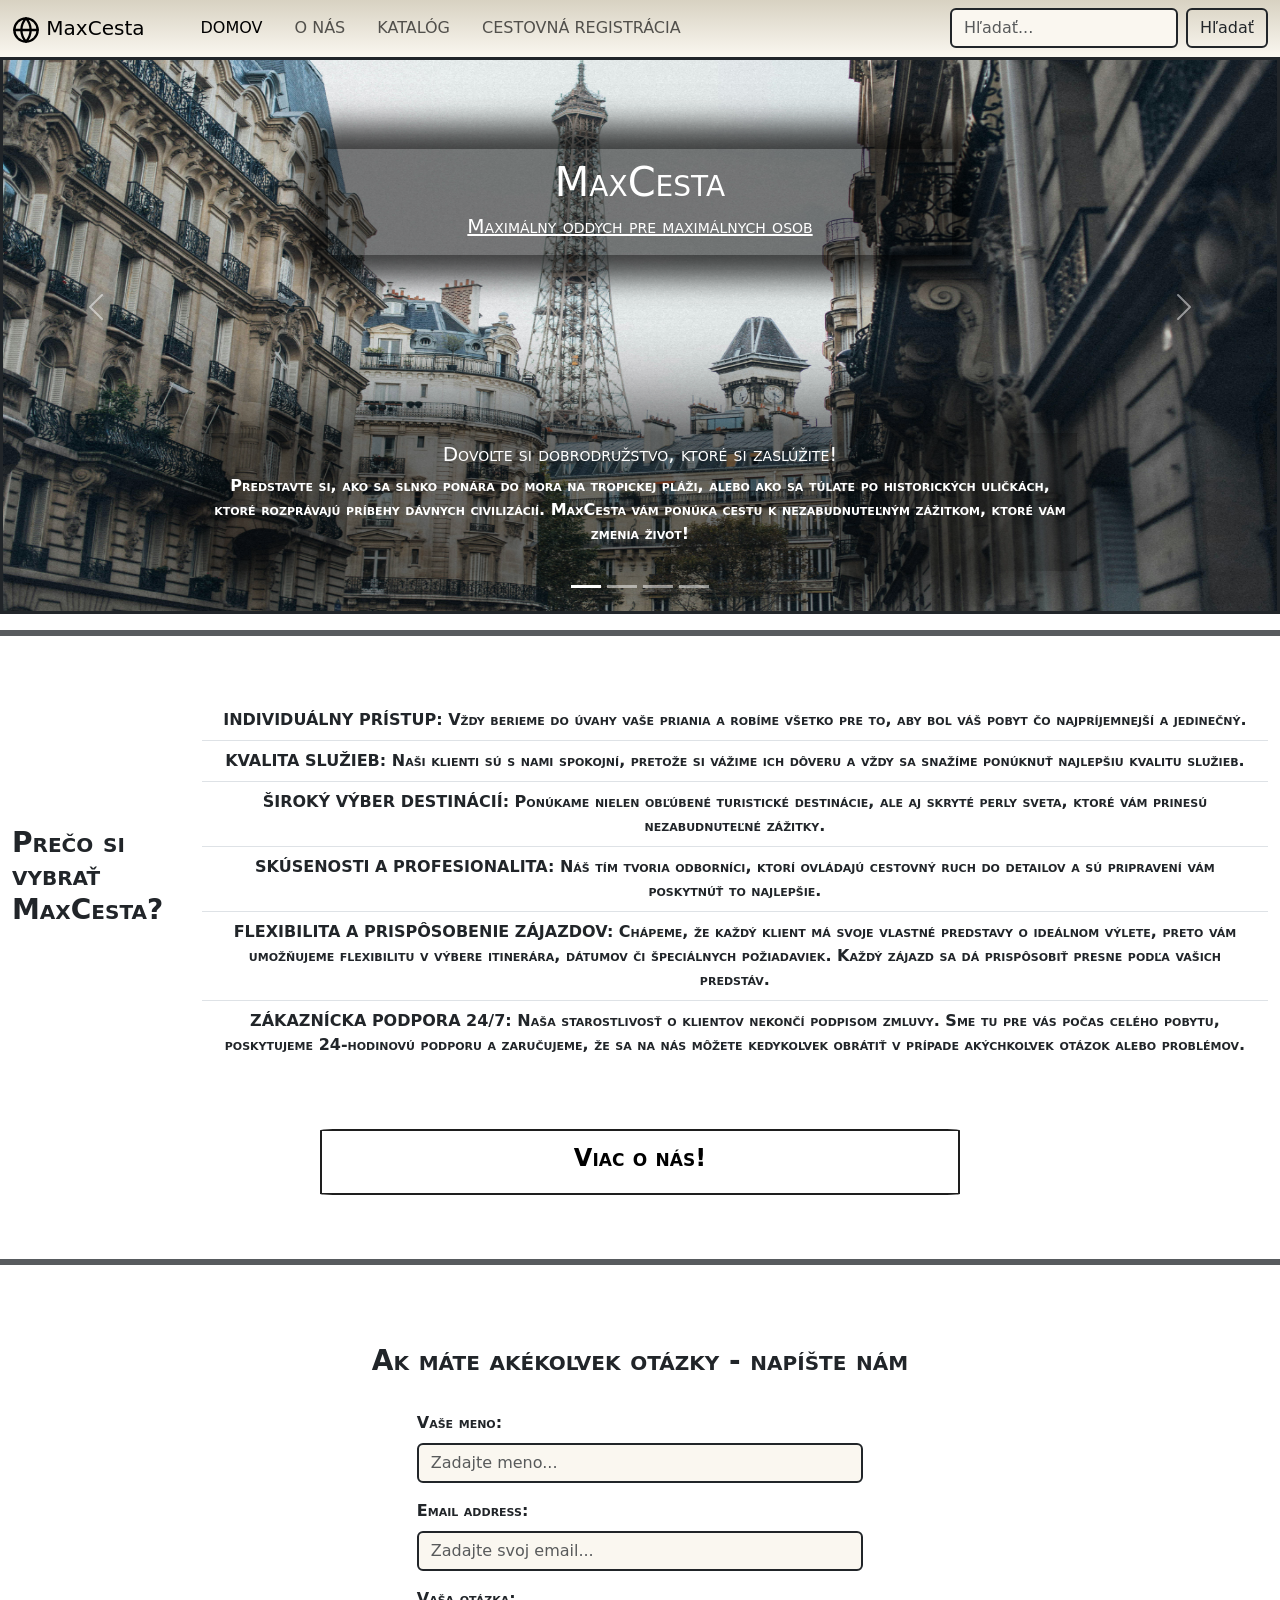
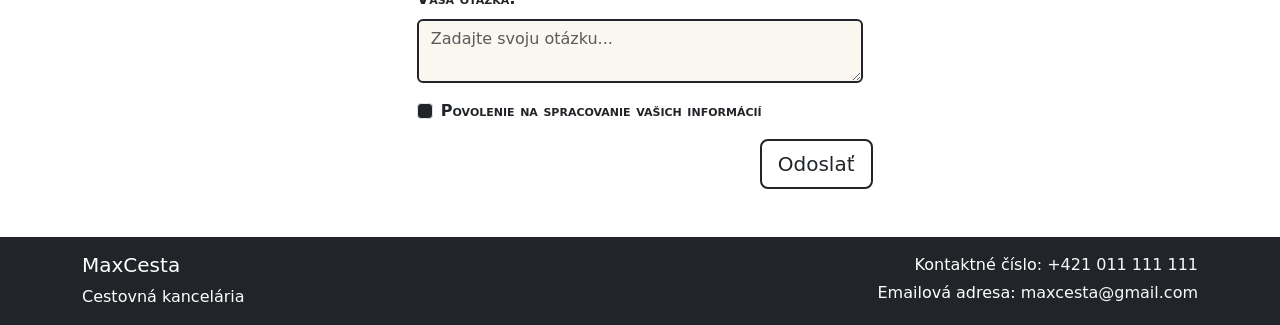
<file: index.html>
<!DOCTYPE html>
<html lang="sk">
<head>
    <meta charset="UTF-8">
    <meta name="viewport" content="width=device-width, initial-scale=1.0">
    <title>MaxCesta</title>
    <link rel="stylesheet" href="css/style.css">
    <link href="https://cdn.jsdelivr.net/npm/bootstrap@5.3.3/dist/css/bootstrap.min.css" rel="stylesheet" integrity="sha384-QWTKZyjpPEjISv5WaRU9OFeRpok6YctnYmDr5pNlyT2bRjXh0JMhjY6hW+ALEwIH" crossorigin="anonymous">

    <!-- 
    rgb(250, 247, 240)
    rgb(216, 210, 194)
    rgb(177, 116, 87)
    rgb(74, 73, 71)
    rgb(73, 54, 40)
    -->
</head>
<body>

    <!-- Navigačný panel -->
    <div class="container-fluid p-0">
        <nav class="navbar fixed-top navbar-expand-lg border-dark border-3 border-bottom border-body" style="background: linear-gradient(rgb(216, 210, 194), rgb(250, 247, 240));">
            <div class="container-fluid">
            <button class="navbar-toggler" type="button" data-bs-toggle="collapse" data-bs-target="#navbarNav" aria-controls="navbarNav" aria-expanded="false" aria-label="Toggle navigation">
                <span class="navbar-toggler-icon"></span>
            </button>
            <div class="navbar-brand">
            <img src="img/globe.svg" alt="">
            <a class="navbar-brand h1" href="index.html">MaxCesta</a>
            </div>
            <div class="collapse navbar-collapse" id="navbarNav">
                <ul class="navbar-nav me-auto mb-3 mb-lg-0">
                <li class="nav-item">
                    <a class="nav-link ms-3 fw-medium active" href="index.html">DOMOV</a>
                </li>
                <li class="nav-item">
                    <a class="nav-link ms-3 fw-medium" href="o_nas.html">O NÁS</a>
                </li>
                <li class="nav-item">
                    <a class="nav-link ms-3 fw-medium" href="katalog.html">KATALÓG</a>
                </li>
                <li class="nav-item">
                    <a class="nav-link ms-3 fw-medium" href="zaevidovat.html">CESTOVNÁ REGISTRÁCIA</a>
                </li>
                </ul>
                <form class="d-flex" role="search">
                <input class="form-control me-2 border-2 border-dark fw-medium" style="background: rgb(250, 247, 240);" type="search" placeholder="Hľadať..." aria-label="Search">
                <button class="btn btn-outline-dark border-2 fw-medium" type="submit">Hľadať</button>
                </form>
            </div>
            </div>
        </nav>
    </div>

    <!-- Karusel obrázkov s popismi -->
    <div id="carouselExampleCaptions" class="carousel slide">
        <div class="carousel-indicators">
          <button type="button" data-bs-target="#carouselExampleCaptions" data-bs-slide-to="0" class="active" aria-current="true" aria-label="Slide 1"></button>
          <button type="button" data-bs-target="#carouselExampleCaptions" data-bs-slide-to="1" aria-label="Slide 2"></button>
          <button type="button" data-bs-target="#carouselExampleCaptions" data-bs-slide-to="2" aria-label="Slide 3"></button>
          <button type="button" data-bs-target="#carouselExampleCaptions" data-bs-slide-to="3" aria-label="Slide 4"></button>
        </div>
        <div>
        </div>
        <div class="carousel-inner border border-dark border-3">
          <div class="carousel-item active">
            <img src="img/pexels-elina-sazonova-1850619.jpg" class="d-block w-100" alt="...">
            <div class="carousel-caption">
              <div class="logo">
                <h1>MaxCesta</h1>
                <h5 class="text-decoration-underline">Maximálny oddych pre maximálnych osob</h5>
              </div>
              <div class="logotexton">
                <h5>Dovoľte si dobrodružstvo, ktoré si zaslúžite!</h5>
                <p>Predstavte si, ako sa slnko ponára do mora na tropickej pláži, alebo ako sa túlate po historických uličkách, ktoré rozprávajú príbehy dávnych civilizácií. MaxCesta vám ponúka cestu k nezabudnuteľným zážitkom, ktoré vám zmenia život!</p>
               </div>
            </div>
          </div>
          <div class="carousel-item">
            <img src="img/pexels-davifnr-2064827.jpg" class="d-block w-100 imgs" alt="...">
            <div class="carousel-caption">
              <div class="logo">
                <h1>MaxCesta</h1>
                <h5 class="text-decoration-underline">Maximálny oddych pre maximálnych osob</h5>
              </div>
              <div class="logotexton">
                <h5>Zažite slobodu a dobrodružstvo!</h5>
                <p>Vypnite na chvíľu od každodenných starostí a ponorte sa do nových svetov! Prežite naplno každý moment, objavujte nové miesta, spoznávajte nové kultúry a ľudí. Cestovanie nie je len o destináciách, je to o tých nezabudnuteľných chvíľach, ktoré prežijete!</p>
              </div>
              </div>
          </div>
          <div class="carousel-item">
            <img src="img/pexels-kristina-paul-713711153-27960501.jpg" class="d-block w-100 imgs" alt="...">
            <div class="carousel-caption">
              <div class="logo">
                <h1>MaxCesta</h1>
                <h5 class="text-decoration-underline">Maximálny oddych pre maximálnych osob</h5>
              </div>
              <div class="logotexton">
                <h5>Pocítite v srdci túto slobodu, ktorá vás napĺňa!</h5>
                <p>A čo je lepšie ako vidieť svet na vlastné oči? Či už relaxujete na pláži, potápate sa v krištáľovo čistých vodách alebo objavujete krásy miest, na ktoré nikdy nezabudnete - cesta je vždy viac než len cieľ.</p>
              </div>
            </div>
          </div>
          <div class="carousel-item">
            <img src="img/pexels-mati-angulo-330211-930595.jpg" class="d-block w-100 imgs" alt="...">
            <div class="carousel-caption">
              <div class="logo">
                <h1>MaxCesta</h1>
                <h5 class="text-decoration-underline">Maximálny oddych pre maximálnych osob</h5>
              </div>
              <div class="logotexton">
                <h5>Zaslúžite si to!</h5>
                <p>Prečo čakať na dokonalý moment? Ten je práve teraz! Zarezervujte si svoju vysnívanú dovolenku a nechajte sa unášať vlnami nových zážitkov, ktoré vás čakajú. Znova sa nájdete a obnovíte svoju energiu. Podľa nás to rozhodne stojí za to!</p>
              </div>
              </div>
          </div>
        </div>
        <button class="carousel-control-prev" type="button" data-bs-target="#carouselExampleCaptions" data-bs-slide="prev">
          <span class="carousel-control-prev-icon" aria-hidden="true"></span>
          <span class="visually-hidden">Previous</span>
        </button>
        <button class="carousel-control-next" type="button" data-bs-target="#carouselExampleCaptions" data-bs-slide="next">
          <span class="carousel-control-next-icon" aria-hidden="true"></span>
          <span class="visually-hidden">Next</span>
        </button>
    </div>
      
    <hr class="border border-dark border-3 opacity-75">

    <!-- Sekcia dôvodov, prečo si vybrať MaxCesta -->
    <div class="container-fluid listok">
      <h3 class="logosmall">Prečo si vybrať MaxCesta?</h3>
      <ul class="list-group list-group-flush logotext">
        <li class="list-group-item">INDIVIDUÁLNY PRÍSTUP: Vždy berieme do úvahy vaše priania a robíme všetko pre to, aby bol váš pobyt čo najpríjemnejší a jedinečný.</li>
        <li class="list-group-item">KVALITA SLUŽIEB: Naši klienti sú s nami spokojní, pretože si vážime ich dôveru a vždy sa snažíme ponúknuť najlepšiu kvalitu služieb.</li>
        <li class="list-group-item">ŠIROKÝ VÝBER DESTINÁCIÍ: Ponúkame nielen obľúbené turistické destinácie, ale aj skryté perly sveta, ktoré vám prinesú nezabudnuteľné zážitky.</li>
        <li class="list-group-item">SKÚSENOSTI A PROFESIONALITA: Náš tím tvoria odborníci, ktorí ovládajú cestovný ruch do detailov a sú pripravení vám poskytnúť to najlepšie.</li>
        <li class="list-group-item">FLEXIBILITA A PRISPÔSOBENIE ZÁJAZDOV: Chápeme, že každý klient má svoje vlastné predstavy o ideálnom výlete, preto vám umožňujeme flexibilitu v výbere itinerára, dátumov či špeciálnych požiadaviek. Každý zájazd sa dá prispôsobiť presne podľa vašich predstáv.</li>
        <li class="list-group-item">ZÁKAZNÍCKA PODPORA 24/7: Naša starostlivosť o klientov nekončí podpisom zmluvy. Sme tu pre vás počas celého pobytu, poskytujeme 24-hodinovú podporu a zaručujeme, že sa na nás môžete kedykoľvek obrátiť v prípade akýchkoľvek otázok alebo problémov.</li>
      </ul>
    </div>

    <a class="zdroj" href="o_nas.html"><h4 class="logotext">Viac o nás!</h4></a>

    <hr class="border border-dark border-3 opacity-75">
    
    <!-- Kontaktný formulár pre otázky -->
    <div class="container">
      <h3 class="logolist">Ak máte akékoľvek otázky - napíšte nám</h3>
      <form id="contactForm" onsubmit="return validateForms(event)">
        <div class="mb-3 otazka">
          <label for="name" class="form-label">Vaše meno:</label>
          <input type="text" id="name" class="form-control border border-2 border-dark" style="background: rgb(250, 247, 240);" placeholder="Zadajte meno...">
          <div id="nameError" class="text-danger" style="display:none;">Prosím, zadajte vaše meno.</div>
        </div>
        <div class="mb-3 otazka">
          <label for="email" class="form-label">Email address:</label>
          <input type="email" id="email" class="form-control border border-2 border-dark" style="background: rgb(250, 247, 240);" placeholder="Zadajte svoj email...">
          <div id="emailError" class="text-danger" style="display:none;">Prosím, zadajte platnú emailovú adresu.</div>
        </div>
        <div class="mb-3 otazka">
          <label for="question" class="form-label">Vaša otázka:</label>
          <textarea id="question" name="otazky" class="form-control border border-2 border-dark" style="background: rgb(250, 247, 240);" placeholder="Zadajte svoju otázku..."></textarea>
          <div id="questionError" class="text-danger" style="display:none;">Prosím, zadajte svoju otázku.</div>
        </div>
        <div class="mb-3 form-check otazka">
          <input type="checkbox" id="terms" class="form-check-input bg-dark">
          <label class="form-check-label" for="terms">Povolenie na spracovanie vašich informácií</label>
          <div id="termsError" class="text-danger" style="display:none;">Musíte súhlasiť s podmienkami.</div>
        </div>
        <div class="d-grid gap-2 col-5 mx-auto d-md-flex justify-content-md-end">
          <button class="btn btn-outline-dark border-2 fw-medium mb-5 btn-lg" type="submit">Odoslať</button>
        </div>
      </form>
    </div>

    <!-- footer so základnými informáciami a kontaktami -->
    <footer class="bg-dark text-white py-3">
      <div class="container">
        <div class="row">
          <div class="col-md-6">
            <h5 class="mb-2">MaxCesta</h5>
            <p class="mb-0">Cestovná kancelária</p>
          </div>
          <div class="col-md-6 text-md-end">
            <p class="mb-1">Kontaktné číslo: <a class="link-light link-offset-2 link-underline link-underline-opacity-0" href="index.html">+421 011 111 111</a></p>
            <p class="mb-0">Emailová adresa: <a class="link-light link-offset-2 link-underline link-underline-opacity-0" href="index.html">maxcesta@gmail.com</a></p>
          </div>
        </div>
      </div>
    </footer>

    <!-- Skripty pre Bootstrap a ďalšie funkcie -->
    <script src="js/app.js"></script>
    <script src="https://cdn.jsdelivr.net/npm/bootstrap@5.3.3/dist/js/bootstrap.bundle.min.js" integrity="sha384-YvpcrYf0tY3lHB60NNkmXc5s9fDVZLESaAA55NDzOxhy9GkcIdslK1eN7N6jIeHz" crossorigin="anonymous"></script>
</body>
</html>
</file>
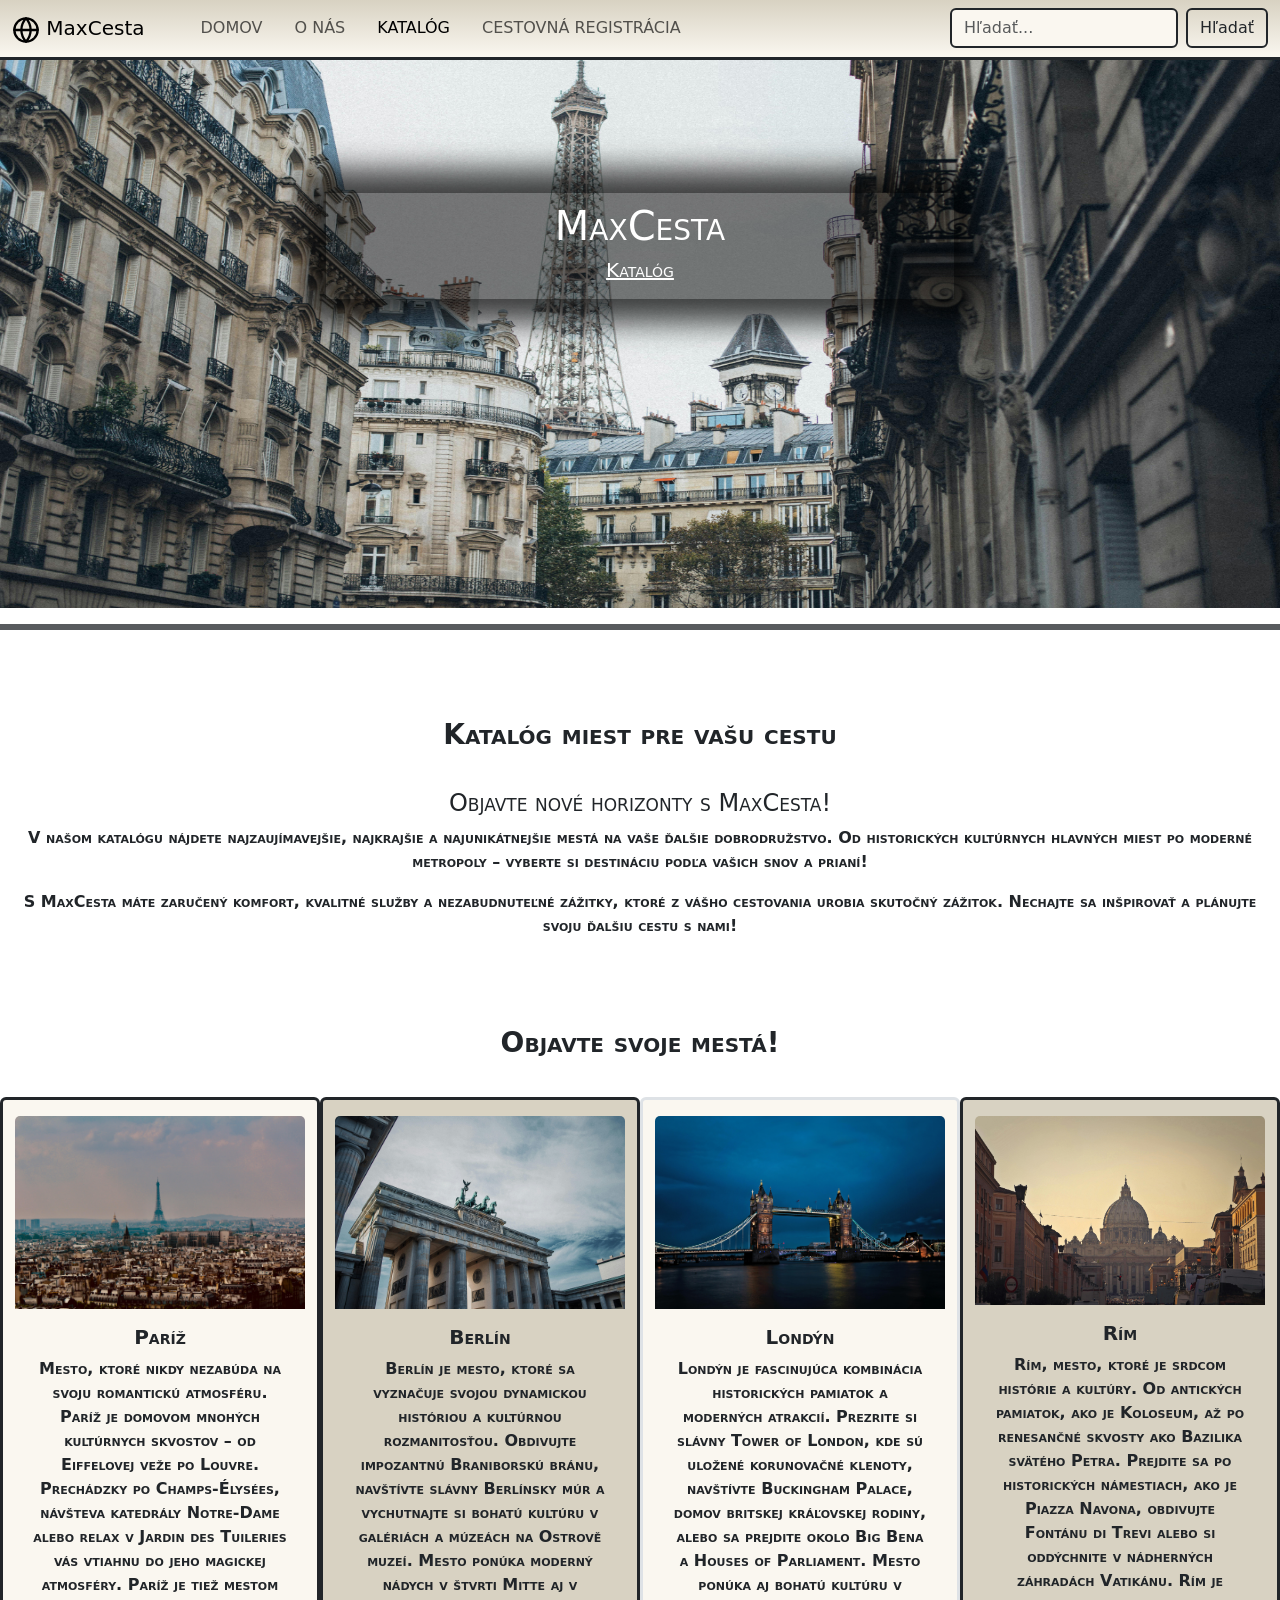
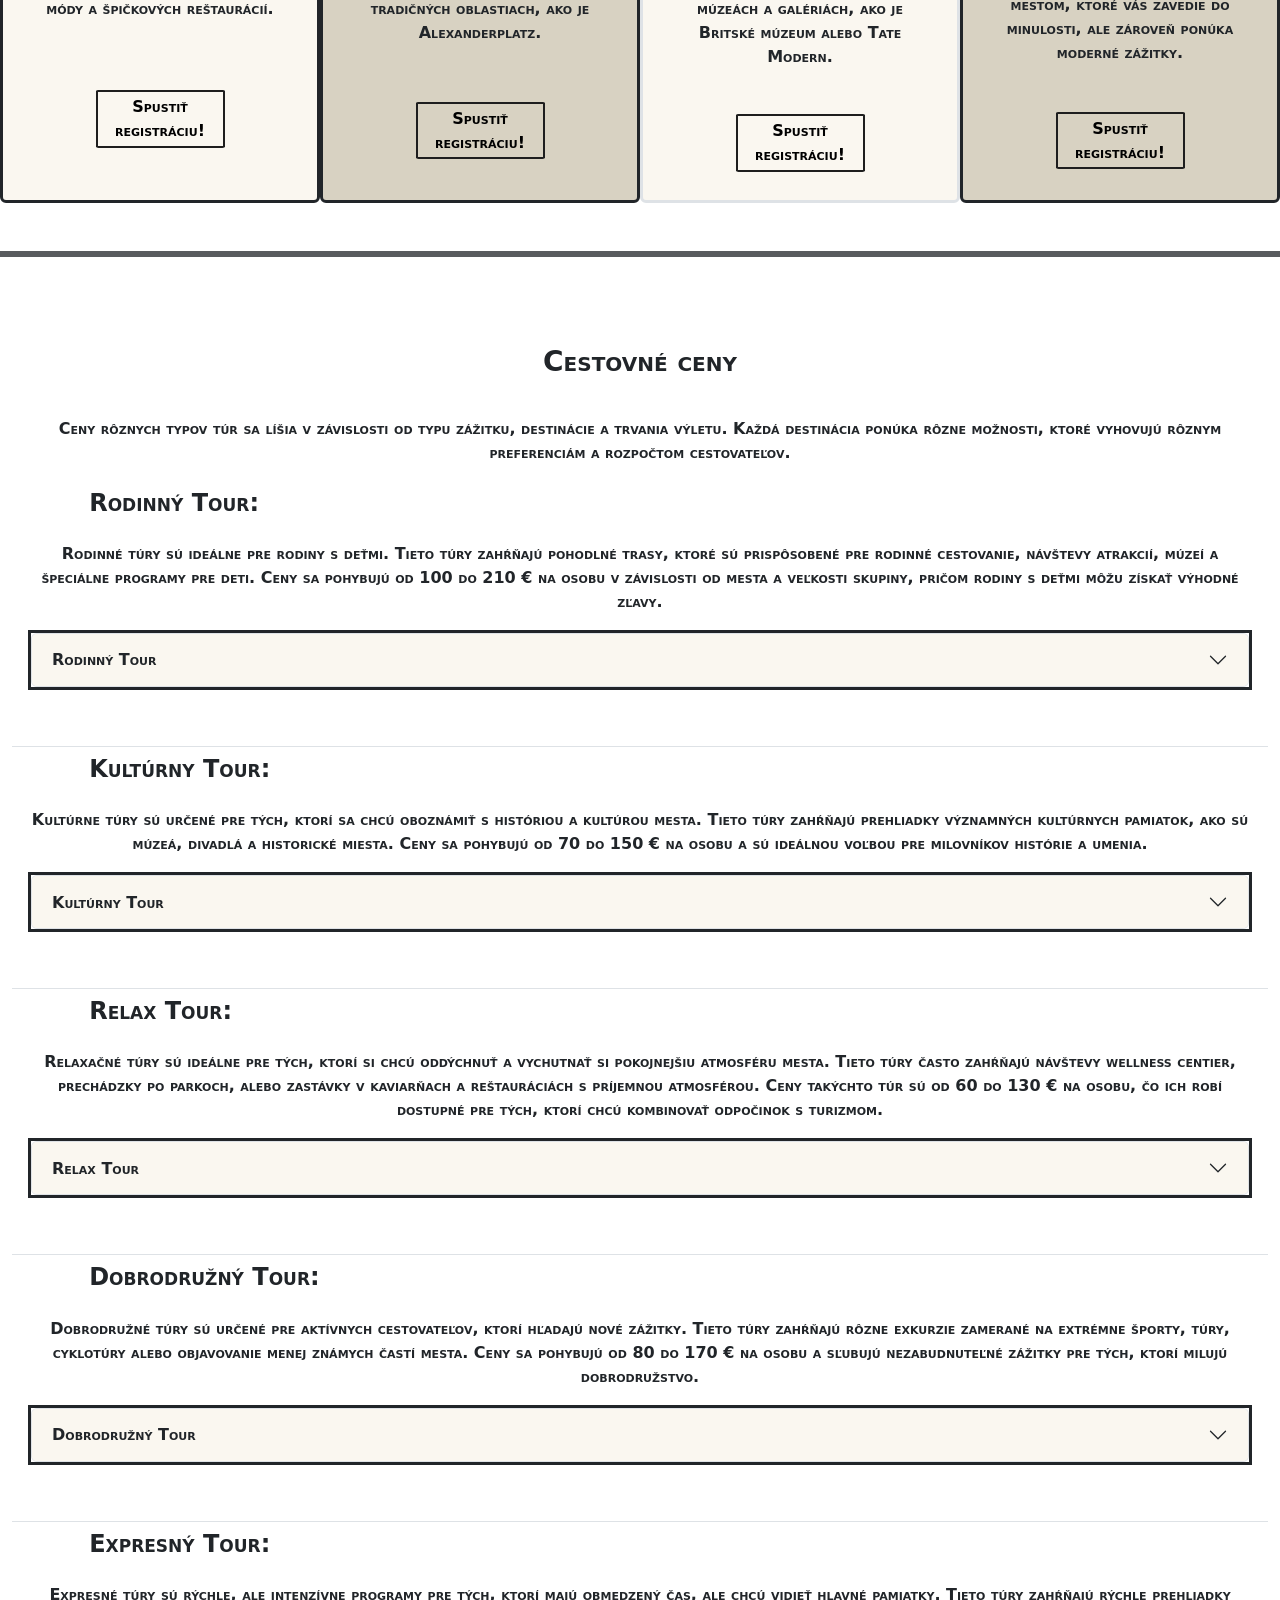
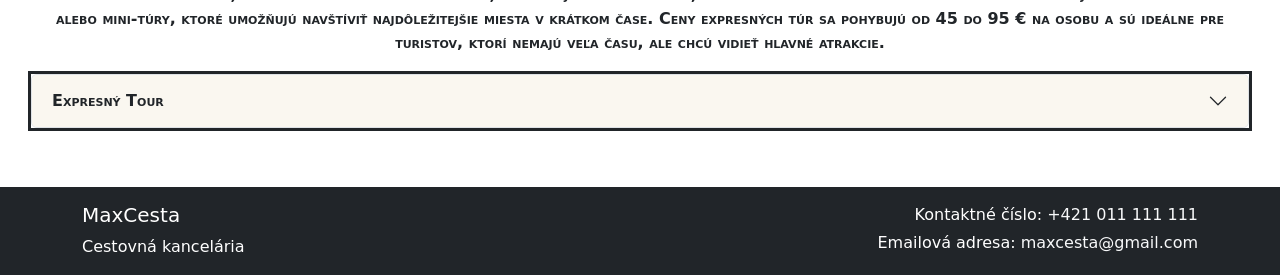
<file: katalog.html>
<!DOCTYPE html>
<html lang="sk">
<head>
    <meta charset="UTF-8">
    <meta name="viewport" content="width=device-width, initial-scale=1.0">
    <title>MaxCesta - katalóg</title>
    <link rel="stylesheet" href="css/style.css">
    <link href="https://cdn.jsdelivr.net/npm/bootstrap@5.3.3/dist/css/bootstrap.min.css" rel="stylesheet" integrity="sha384-QWTKZyjpPEjISv5WaRU9OFeRpok6YctnYmDr5pNlyT2bRjXh0JMhjY6hW+ALEwIH" crossorigin="anonymous">

    <!-- 
    rgb(250, 247, 240)
    rgb(216, 210, 194)
    rgb(177, 116, 87)
    rgb(74, 73, 71)
    rgb(73, 54, 40)
    -->
</head>
<body>

    <!-- Navigačný panel -->
    <div class="container-fluid p-0">
        <nav class="navbar fixed-top navbar-expand-lg border-dark border-3 border-bottom border-body" style="background: linear-gradient(rgb(216, 210, 194), rgb(250, 247, 240));">
            <div class="container-fluid">
            <button class="navbar-toggler" type="button" data-bs-toggle="collapse" data-bs-target="#navbarNav" aria-controls="navbarNav" aria-expanded="false" aria-label="Toggle navigation">
                <span class="navbar-toggler-icon"></span>
            </button>
            <div class="navbar-brand">
            <img src="img/globe.svg" alt="">
            <a class="navbar-brand h1" href="index.html">MaxCesta</a>
            </div>
            <div class="collapse navbar-collapse" id="navbarNav">
                <ul class="navbar-nav me-auto mb-3 mb-lg-0">
                <li class="nav-item">
                    <a class="nav-link ms-3 fw-medium" href="index.html">DOMOV</a>
                </li>
                <li class="nav-item">
                    <a class="nav-link ms-3 fw-medium" href="o_nas.html">O NÁS</a>
                </li>
                <li class="nav-item">
                    <a class="nav-link ms-3 fw-medium active" href="katalog.html">KATALÓG</a>
                </li>
                <li class="nav-item">
                    <a class="nav-link ms-3 fw-medium" href="zaevidovat.html">CESTOVNÁ REGISTRÁCIA</a>
                </li>
                </ul>
                <form class="d-flex" role="search">
                <input class="form-control me-2 border-2 border-dark fw-medium" style="background: rgb(250, 247, 240);" type="search" placeholder="Hľadať..." aria-label="Search">
                <button class="btn btn-outline-dark border-2 fw-medium" type="submit">Hľadať</button>
                </form>
            </div>
            </div>
        </nav>
    </div>

    <!-- Karusel s obrázkami a popisom -->
    <div id="carouselExampleSlidesOnly" class="carousel slide" data-bs-ride="carousel">
        <div class="carousel-inner">
            <div class="carousel-item active">
              <img src="img/pexels-elina-sazonova-1850619.jpg" class="d-block w-100" alt="...">
              <div class="carousel-caption">
                <div class="logotwo mt-5">
                  <h1>MaxCesta</h1>
                  <h5 class="text-decoration-underline">Katalóg</h5>
                </div>
              </div>
            </div>
            <div class="carousel-item">
              <img src="img/pexels-davifnr-2064827.jpg" class="d-block w-100" alt="...">
              <div class="carousel-caption">
                <div class="logotwo mt-5 text-decoration-underline">
                  <h1>MaxCesta</h1>
                  <h5 class="text-decoration-underline">Katalóg</h5>
                </div>
              </div>
            </div>
            <div class="carousel-item">
              <img src="img/pexels-kristina-paul-713711153-27960501.jpg" class="d-block w-100" alt="...">
              <div class="carousel-caption">
                <div class="logotwo mt-5 text-decoration-underline">
                  <h1>MaxCesta</h1>
                  <h5 class="text-decoration-underline">Katalóg</h5>
                </div>
              </div>
            </div>
            <div class="carousel-item">
              <img src="img/pexels-mati-angulo-330211-930595.jpg" class="d-block w-100" alt="...">
              <div class="carousel-caption">
                <div class="logotwo mt-5 text-decoration-underline">
                  <h1>MaxCesta</h1>
                  <h5 class="text-decoration-underline">Katalóg</h5>
                </div>
              </div>
            </div>
        </div>
    </div>

    <hr class="border border-dark border-3 opacity-75">
    
    <!-- Začiatok pre obsah -->
    <div class="container-fluid">
      <h3 class="logolist">Katalóg miest pre vašu cestu</h3>
      <div class="logotext">
        <h4>Objavte nové horizonty s MaxCesta!</h4>
        <p>V našom katalógu nájdete najzaujímavejšie, najkrajšie a najunikátnejšie mestá na vaše ďalšie dobrodružstvo. Od historických kultúrnych hlavných miest po moderné metropoly – vyberte si destináciu podľa vašich snov a prianí!</p>
        <p>S MaxCesta máte zaručený komfort, kvalitné služby a nezabudnuteľné zážitky, ktoré z vášho cestovania urobia skutočný zážitok. Nechajte sa inšpirovať a plánujte svoju ďalšiu cestu s nami!</p>
      </div>
    </div>

    <div class="container-fluid">
      <h3 class="logolist">Objavte svoje mestá!</h3>
    </div>

    <!-- katalog a obsah -->
    <div class="container-fluid mb-5 logotext">
      <div class="row">
        <div class="card col-md-3 border border-3 border-dark" style="background-color: rgb(250, 247, 240);">
          <img src="img/pexels-chris-molloy-220084-1308940.jpg" class="card-img-top mt-3" alt="...">
          <div class="card-body">
            <h5 class="card-title fw-bold">Paríž</h5>
            <p class="card-text">Mesto, ktoré nikdy nezabúda na svoju romantickú atmosféru. Paríž je domovom mnohých kultúrnych skvostov – od Eiffelovej veže po Louvre. Prechádzky po Champs-Élysées, návšteva katedrály Notre-Dame alebo relax v Jardin des Tuileries vás vtiahnu do jeho magickej atmosféry. Paríž je tiež mestom módy a špičkových reštaurácií.</p>
          </div>
          <div class="card-body">
            <a class="zdroj cards" href="zaevidovat.html">Spustiť registráciu!</a>
          </div>
        </div>
        <div class="card col-md-3 border border-3 border-dark" style="background-color: rgb(216, 210, 194)">
          <img src="img/pexels-abdel-rahman-abu-baker-958112-1963082.jpg" class="card-img-top mt-3" alt="...">
          <div class="card-body">
            <h5 class="card-title fw-bold">Berlín</h5>
            <p class="card-text">Berlín je mesto, ktoré sa vyznačuje svojou dynamickou históriou a kultúrnou rozmanitosťou. Obdivujte impozantnú Braniborskú bránu, navštívte slávny Berlínsky múr a vychutnajte si bohatú kultúru v galériách a múzeách na Ostrově muzeí. Mesto ponúka moderný nádych v štvrti Mitte aj v tradičných oblastiach, ako je Alexanderplatz.</p>
          </div>
          <div class="card-body">
            <a class="zdroj cards" href="zaevidovat.html">Spustiť registráciu!</a>
          </div>
        </div>
        <div class="card col-md-3 border border-3 border-darkv" style="background-color: rgb(250, 247, 240);">
          <img src="img/pexels-chris-schippers-139261-427679.jpg" class="card-img-top mt-3" alt="...">
          <div class="card-body">
            <h5 class="card-title fw-bold">Londýn</h5>
            <p class="card-text">Londýn je fascinujúca kombinácia historických pamiatok a moderných atrakcií. Prezrite si slávny Tower of London, kde sú uložené korunovačné klenoty, navštívte Buckingham Palace, domov britskej kráľovskej rodiny, alebo sa prejdite okolo Big Bena a Houses of Parliament. Mesto ponúka aj bohatú kultúru v múzeách a galériách, ako je Britské múzeum alebo Tate Modern.</p>
          </div>
          <div class="card-body">
            <a class="zdroj cards" href="zaevidovat.html">Spustiť registráciu!</a>
          </div>
        </div>
        <div class="card col-md-3 border border-3 border-dark" style="background-color: rgb(216, 210, 194)">
          <img src="img/pexels-olly-937690.jpg" class="card-img-top mt-3" alt="...">
          <div class="card-body">
            <h5 class="card-title fw-bold">Rím</h5>
            <p class="card-text">Rím, mesto, ktoré je srdcom histórie a kultúry. Od antických pamiatok, ako je Koloseum, až po renesančné skvosty ako Bazilika svätého Petra. Prejdite sa po historických námestiach, ako je Piazza Navona, obdivujte Fontánu di Trevi alebo si oddýchnite v nádherných záhradách Vatikánu. Rím je mestom, ktoré vás zavedie do minulosti, ale zároveň ponúka moderné zážitky.</p>
          </div>
          <div class="card-body">
            <a class="zdroj cards" href="zaevidovat.html">Spustiť registráciu!</a>
          </div>
        </div>
      </div>
    </div>
    
    <hr class="border border-dark border-3 opacity-75">

    <!-- Akordeón pre detailné informácie o cenách -->
    <div class="container-fluid logotext">
      <h3 class="logolist">Cestovné ceny</h3>
      <p>Ceny rôznych typov túr sa líšia v závislosti od typu zážitku, destinácie a trvania výletu. Každá destinácia ponúka rôzne možnosti, ktoré vyhovujú rôznym preferenciám a rozpočtom cestovateľov.</p>
      <ul class="list-group list-group-flush">
        <li class="list-group-item">
          <div class="mb-5">
            <h4 class="logostartplus">Rodinný Tour:</h4>
            <p>Rodinné túry sú ideálne pre rodiny s deťmi. Tieto túry zahŕňajú pohodlné trasy, ktoré sú prispôsobené pre rodinné cestovanie, návštevy atrakcií, múzeí a špeciálne programy pre deti. Ceny sa pohybujú od 100 do 210 € na osobu v závislosti od mesta a veľkosti skupiny, pričom rodiny s deťmi môžu získať výhodné zľavy.</p>
            <div class="accordion border border-3 border-dark">
              <div class="accordion-item">
                <h2 class="accordion-header">
                  <button class="accordion-button collapsed logotext" style="background-color: rgb(250, 247, 240);" type="button" data-bs-toggle="collapse" data-bs-target="#panelsStayOpen-collapseOne" aria-expanded="false" aria-controls="panelsStayOpen-collapseOne">
                    Rodinný Tour
                  </button>
                </h2>
                <div id="panelsStayOpen-collapseOne" class="accordion-collapse collapse" style="background-color: rgb(250, 247, 240);">
                  <div class="accordion-body">
                    <div class="tabulka">
                      <table class="table table-striped">
                        <tr>
                          <th>Krajina:</th>
                          <th>Pre 1 osobu:</th>
                          <th>Pre 2 osoby:</th>
                          <th>Pre rodinu:</th>
                        </tr>
                        <tr>
                          <td>Paríž</td>
                          <td>120 €</td>
                          <td>230 €</td>
                          <td>350 €</td>
                        </tr>
                        <tr>
                          <td>Londýn</td>
                          <td>110 €</td>
                          <td>210 €</td>
                          <td>330 €</td>
                        </tr>
                        <tr>
                          <td>Berlín</td>
                          <td>100 €</td>
                          <td>190 €</td>
                          <td>300 €</td>
                        </tr>
                        <tr>
                          <td>Rím</td>
                          <td>110 €</td>
                          <td>210 €</td>
                          <td>320 €</td>
                        </tr>
                      </table>
                    </div>
                  </div>
                </div>
              </div>
            </div>
          </div>
        </li>
        <li class="list-group-item">
          <div class="mb-5">
            <h4 class="logostartplus">Kultúrny Tour:</h4>
            <p>Kultúrne túry sú určené pre tých, ktorí sa chcú oboznámiť s históriou a kultúrou mesta. Tieto túry zahŕňajú prehliadky významných kultúrnych pamiatok, ako sú múzeá, divadlá a historické miesta. Ceny sa pohybujú od 70 do 150 € na osobu a sú ideálnou voľbou pre milovníkov histórie a umenia.</p>
            <div class="accordion border border-3 border-dark">
              <div class="accordion-item">
                <h2 class="accordion-header">
                  <button class="accordion-button collapsed logotext" style="background-color: rgb(250, 247, 240);" type="button" data-bs-toggle="collapse" data-bs-target="#panelsStayOpen-collapseTwo" aria-expanded="false" aria-controls="panelsStayOpen-collapseTwo">
                    Kultúrny Tour
                  </button>
                </h2>
                <div id="panelsStayOpen-collapseTwo" style="background-color: rgb(250, 247, 240);" class="accordion-collapse collapse">
                  <div class="accordion-body">
                    <div class="tabulka">
                      <table class="table table-striped">
                        <tr>
                          <th>Krajina:</th>
                          <th>Pre 1 osobu:</th>
                          <th>Pre 2 osoby:</th>
                          <th>Pre rodinu:</th>
                        </tr>
                        <tr>
                          <td>Paríž</td>
                          <td>120 €</td>
                          <td>230 €</td>
                          <td>350 €</td>
                        </tr>
                        <tr>
                          <td>Londýn</td>
                          <td>110 €</td>
                          <td>210 €</td>
                          <td>330 €</td>
                        </tr>
                        <tr>
                          <td>Berlín</td>
                          <td>100 €</td>
                          <td>190 €</td>
                          <td>300 €</td>
                        </tr>
                        <tr>
                          <td>Rím</td>
                          <td>110 €</td>
                          <td>210 €</td>
                          <td>320 €</td>
                        </tr>
                      </table>
                    </div>
                  </div>
                </div>
              </div>
            </div>
          </div>
        </li>
        <li class="list-group-item">
          <div class="mb-5">
            <h4 class="logostartplus">Relax Tour:</h4>
            <p>Relaxačné túry sú ideálne pre tých, ktorí si chcú oddýchnuť a vychutnať si pokojnejšiu atmosféru mesta. Tieto túry často zahŕňajú návštevy wellness centier, prechádzky po parkoch, alebo zastávky v kaviarňach a reštauráciách s príjemnou atmosférou. Ceny takýchto túr sú od 60 do 130 € na osobu, čo ich robí dostupné pre tých, ktorí chcú kombinovať odpočinok s turizmom.</p>
            <div class="accordion border border-3 border-dark">
              <div class="accordion-item">
                <h2 class="accordion-header">
                  <button class="accordion-button collapsed logotext" style="background-color: rgb(250, 247, 240);" type="button" data-bs-toggle="collapse" data-bs-target="#panelsStayOpen-collapseThree" aria-expanded="false" aria-controls="panelsStayOpen-collapseThree">
                    Relax Tour
                  </button>
                </h2>
                <div id="panelsStayOpen-collapseThree" style="background-color: rgb(250, 247, 240);" class="accordion-collapse collapse">
                  <div class="accordion-body">
                    <div class="tabulka">
                      <table class="table table-striped">
                        <tr>
                          <th>Krajina:</th>
                          <th>Pre 1 osobu:</th>
                          <th>Pre 2 osoby:</th>
                          <th>Pre rodinu:</th>
                        </tr>
                        <tr>
                          <td>Paríž</td>
                          <td>70 €</td>
                          <td>130 €</td>
                          <td>210 €</td>
                        </tr>
                        <tr>
                          <td>Londýn</td>
                          <td>65 €</td>
                          <td>120 €</td>
                          <td>190 €</td>
                        </tr>
                        <tr>
                          <td>Berlín</td>
                          <td>60 €</td>
                          <td>110 €</td>
                          <td>180 €</td>
                        </tr>
                        <tr>
                          <td>Rím</td>
                          <td>65 €</td>
                          <td>120 €</td>
                          <td>190 €</td>
                        </tr>
                      </table>
                    </div>
                  </div>
                </div>
              </div>
            </div>
          </div>
        </li>
        <li class="list-group-item">
          <div class="mb-5">
            <h4 class="logostartplus">Dobrodružný Tour:</h4>
            <p>Dobrodružné túry sú určené pre aktívnych cestovateľov, ktorí hľadajú nové zážitky. Tieto túry zahŕňajú rôzne exkurzie zamerané na extrémne športy, túry, cyklotúry alebo objavovanie menej známych častí mesta. Ceny sa pohybujú od 80 do 170 € na osobu a sľubujú nezabudnuteľné zážitky pre tých, ktorí milujú dobrodružstvo.</p>
            <div class="accordion border border-3 border-dark">
              <div class="accordion-item">
                <h2 class="accordion-header">
                  <button class="accordion-button collapsed logotext" style="background-color: rgb(250, 247, 240);" type="button" data-bs-toggle="collapse" data-bs-target="#panelsStayOpen-collapseFour" aria-expanded="false" aria-controls="panelsStayOpen-collapseFour">
                    Dobrodružný Tour
                  </button>
                </h2>
                <div id="panelsStayOpen-collapseFour" style="background-color: rgb(250, 247, 240);" class="accordion-collapse collapse">
                  <div class="accordion-body">
                    <div class="tabulka">
                      <table class="table table-striped">
                        <tr>
                          <th>Krajina:</th>
                          <th>Pre 1 osobu:</th>
                          <th>Pre 2 osoby:</th>
                          <th>Pre rodinu:</th>
                        </tr>
                        <tr>
                          <td>Paríž</td>
                          <td>90 €</td>
                          <td>170 €</td>
                          <td>280 €</td>
                        </tr>
                        <tr>
                          <td>Londýn</td>
                          <td>85 €</td>
                          <td>160 €</td>
                          <td>280 €</td>
                        </tr>
                        <tr>
                          <td>Berlín</td>
                          <td>80 €</td>
                          <td>150 €</td>
                          <td>240 €</td>
                        </tr>
                        <tr>
                          <td>Rím</td>
                          <td>85 €</td>
                          <td>160 €</td>
                          <td>250 €</td>
                        </tr>
                      </table>
                    </div>
                  </div>
                </div>
              </div>
            </div>
          </div>
        </li>
        <li class="list-group-item">
          <div class="mb-5">
            <h4 class="logostartplus">Expresný Tour:</h4>
            <p>Expresné túry sú rýchle, ale intenzívne programy pre tých, ktorí majú obmedzený čas, ale chcú vidieť hlavné pamiatky. Tieto túry zahŕňajú rýchle prehliadky alebo mini-túry, ktoré umožňujú navštíviť najdôležitejšie miesta v krátkom čase. Ceny expresných túr sa pohybujú od 45 do 95 € na osobu a sú ideálne pre turistov, ktorí nemajú veľa času, ale chcú vidieť hlavné atrakcie.</p>
            <div class="accordion border border-3 border-dark">
              <div class="accordion-item">
                <h2 class="accordion-header">
                  <button class="accordion-button collapsed logotext" style="background-color: rgb(250, 247, 240);" type="button" data-bs-toggle="collapse" data-bs-target="#panelsStayOpen-collapseFive" aria-expanded="false" aria-controls="panelsStayOpen-collapseFive">
                    Expresný Tour
                  </button>
                </h2>
                <div id="panelsStayOpen-collapseFive" style="background-color: rgb(250, 247, 240);" class="accordion-collapse collapse">
                  <div class="accordion-body">
                    <table class="table table-striped">
                      <tr>
                        <th>Krajina:</th>
                        <th>Pre 1 osobu:</th>
                        <th>Pre 2 osoby:</th>
                        <th>Pre rodinu:</th>
                      </tr>
                      <tr>
                        <td>Paríž</td>
                        <td>55 €</td>
                        <td>95 €</td>
                        <td>160 €</td>
                      </tr>
                      <tr>
                        <td>Londýn</td>
                        <td>45 €</td>
                        <td>85 €</td>
                        <td>140 €</td>
                      </tr>
                      <tr>
                        <td>Berlín</td>
                        <td>45 €</td>
                        <td>85 €</td>
                        <td>140 €</td>
                      </tr>
                      <tr>
                        <td>Rím</td>
                        <td>50 €</td>
                        <td>95 €</td>
                        <td>160 €</td>
                      </tr>
                    </table>
                  </div>
                </div>
              </div>
            </div>
          </div>
        </li>
      </ul>
    </div>
    
    <!-- footer so základnými informáciami a kontaktami -->
    <footer class="bg-dark text-white py-3">
      <div class="container">
        <div class="row">
          <div class="col-md-6">
            <h5 class="mb-2">MaxCesta</h5>
            <p class="mb-0">Cestovná kancelária</p>
          </div>
          <div class="col-md-6 text-md-end">
            <p class="mb-1">Kontaktné číslo: <a class="link-light link-offset-2 link-underline link-underline-opacity-0" href="index.html">+421 011 111 111</a></p>
            <p class="mb-0">Emailová adresa: <a class="link-light link-offset-2 link-underline link-underline-opacity-0" href="index.html">maxcesta@gmail.com</a></p>
          </div>
        </div>
      </div>
    </footer>

    <!-- Skripty pre Bootstrap a ďalšie funkcie -->
    <script src="js/app.js"></script>
    <script src="https://cdn.jsdelivr.net/npm/bootstrap@5.3.3/dist/js/bootstrap.bundle.min.js" integrity="sha384-YvpcrYf0tY3lHB60NNkmXc5s9fDVZLESaAA55NDzOxhy9GkcIdslK1eN7N6jIeHz" crossorigin="anonymous"></script>
</body>
</html>
</file>
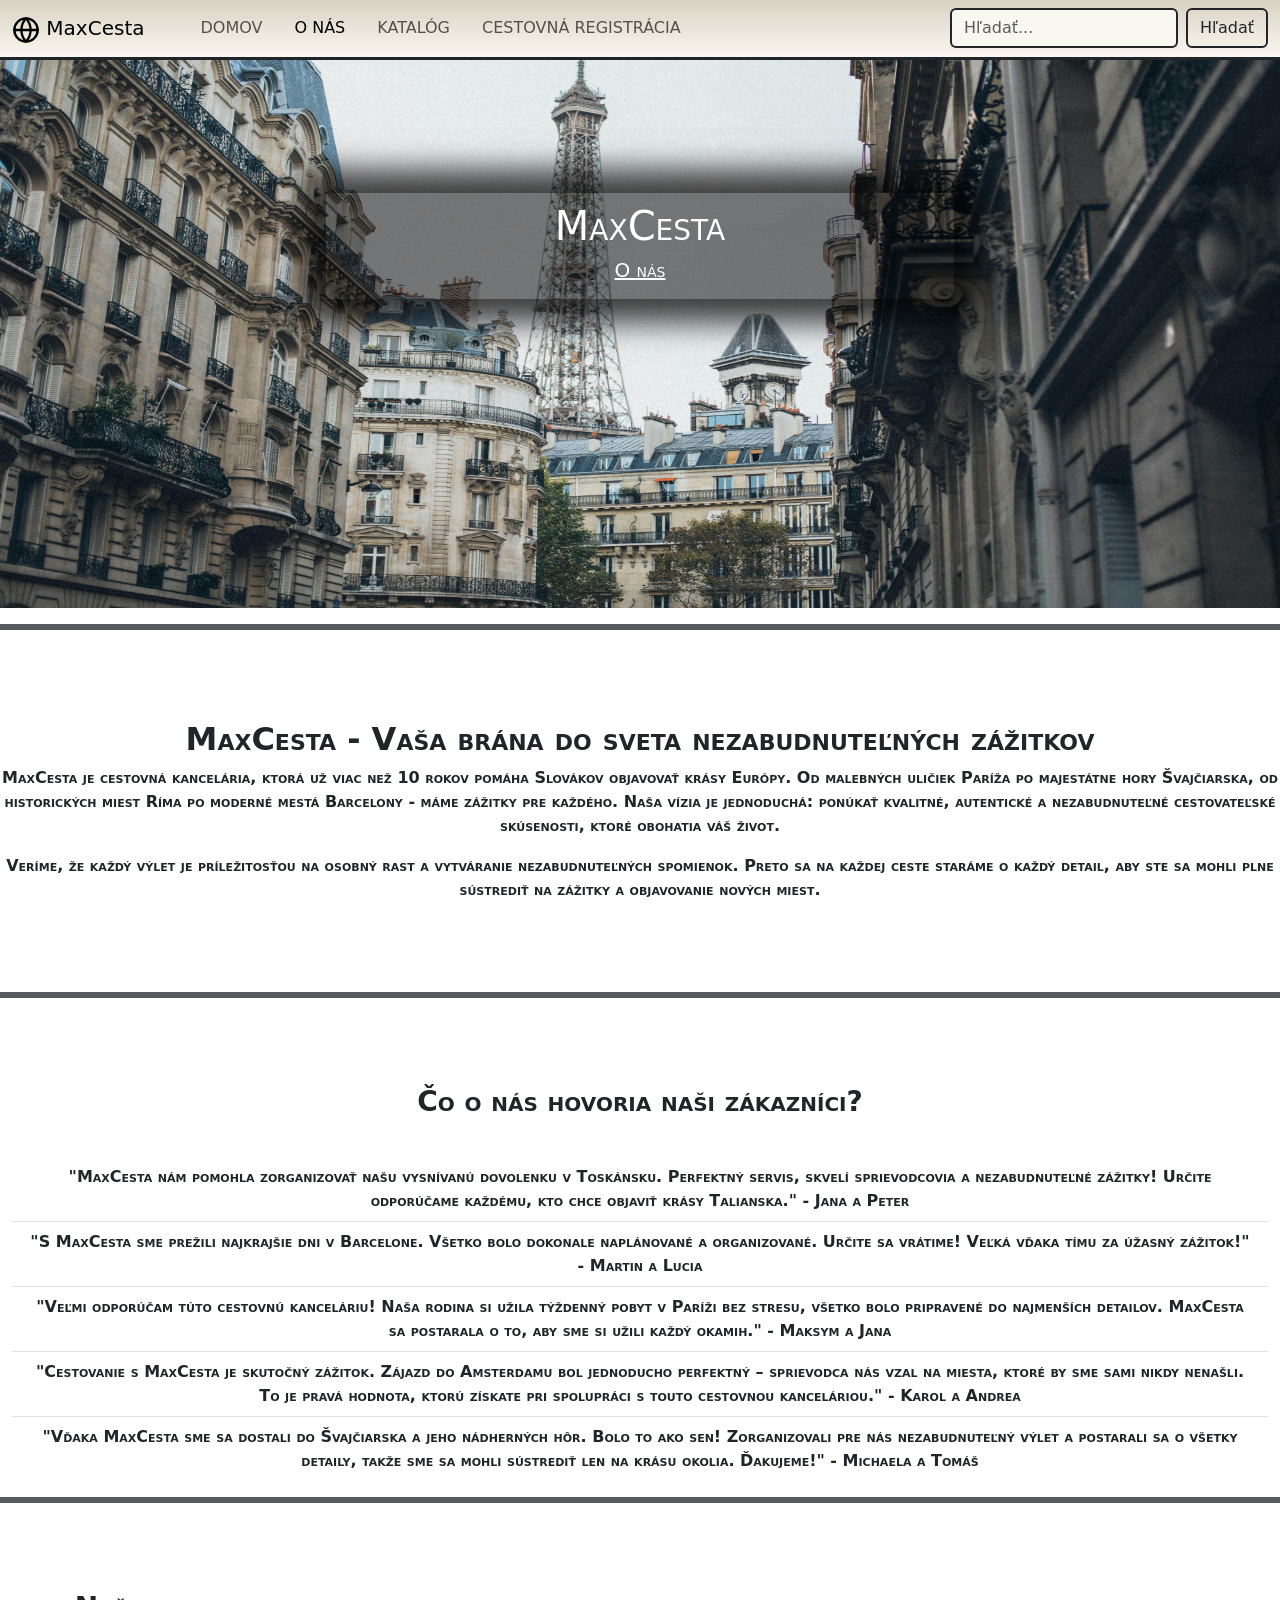
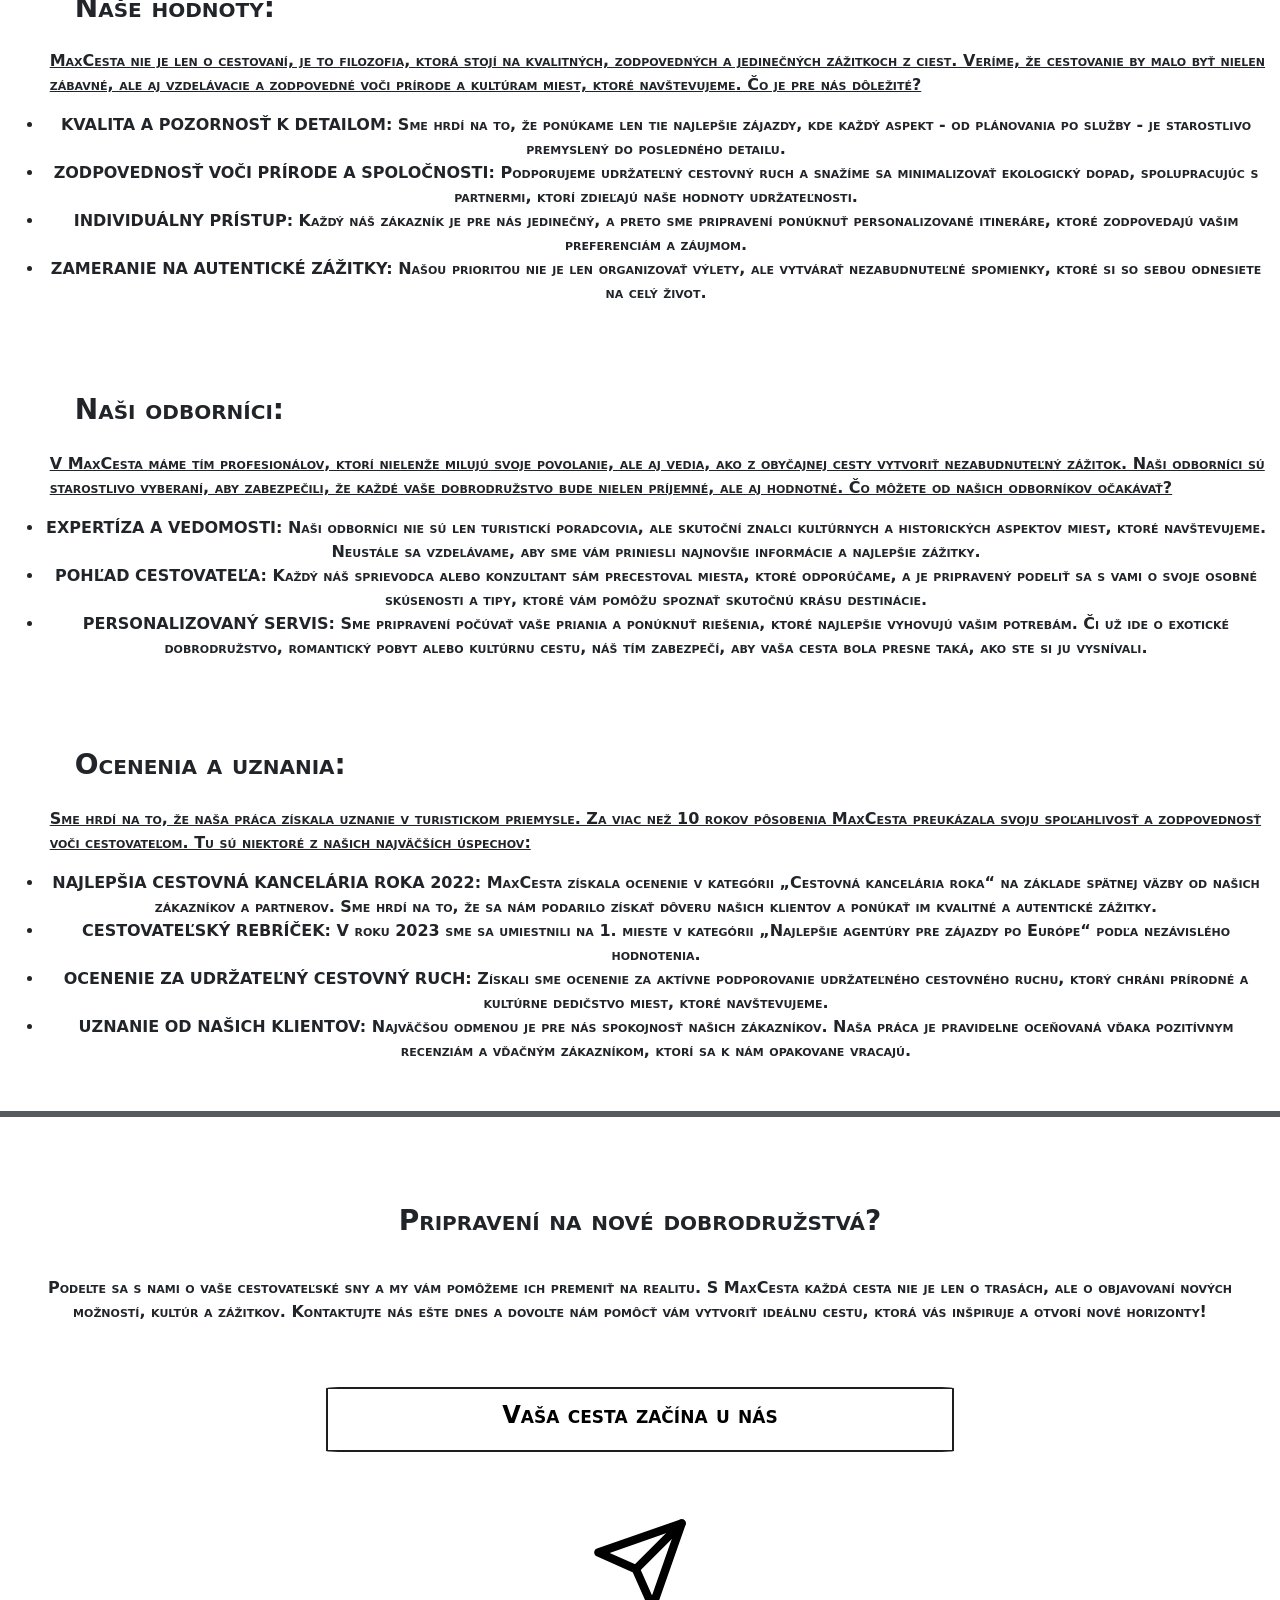
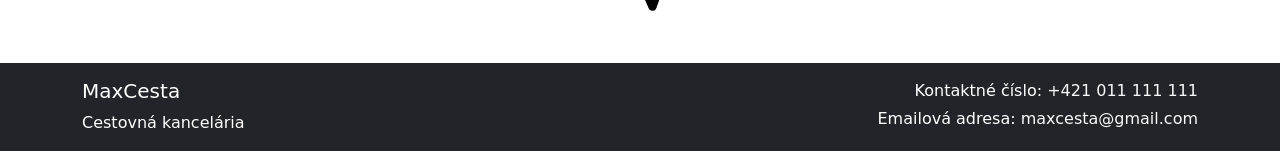
<file: o_nas.html>
<!DOCTYPE html>
<html lang="sk">
<head>
    <meta charset="UTF-8">
    <meta name="viewport" content="width=device-width, initial-scale=1.0">
    <title>MaxCesta - o nás</title>
    <link rel="stylesheet" href="css/style.css">
    <link href="https://cdn.jsdelivr.net/npm/bootstrap@5.3.3/dist/css/bootstrap.min.css" rel="stylesheet" integrity="sha384-QWTKZyjpPEjISv5WaRU9OFeRpok6YctnYmDr5pNlyT2bRjXh0JMhjY6hW+ALEwIH" crossorigin="anonymous">

    <!-- 
    rgb(250, 247, 240)
    rgb(216, 210, 194)
    rgb(177, 116, 87)
    rgb(74, 73, 71)
    rgb(73, 54, 40)
    -->
</head>
<body>

    <!-- Navigačný panel -->
    <div class="container-fluid p-0">
        <nav class="navbar fixed-top navbar-expand-lg border-dark border-3 border-bottom border-body" style="background: linear-gradient(rgb(216, 210, 194), rgb(250, 247, 240));">
            <div class="container-fluid">
            <button class="navbar-toggler" type="button" data-bs-toggle="collapse" data-bs-target="#navbarNav" aria-controls="navbarNav" aria-expanded="false" aria-label="Toggle navigation">
                <span class="navbar-toggler-icon"></span>
            </button>
            <div class="navbar-brand">
            <img src="img/globe.svg" alt="">
            <a class="navbar-brand h1" href="index.html">MaxCesta</a>
            </div>
            <div class="collapse navbar-collapse" id="navbarNav">
                <ul class="navbar-nav me-auto mb-3 mb-lg-0">
                <li class="nav-item">
                    <a class="nav-link ms-3 fw-medium" href="index.html">DOMOV</a>
                </li>
                <li class="nav-item">
                    <a class="nav-link ms-3 fw-medium active" href="o_nas.html">O NÁS</a>
                </li>
                <li class="nav-item">
                    <a class="nav-link ms-3 fw-medium" href="katalog.html">KATALÓG</a>
                </li>
                <li class="nav-item">
                    <a class="nav-link ms-3 fw-medium" href="zaevidovat.html">CESTOVNÁ REGISTRÁCIA</a>
                </li>
                </ul>
                <form class="d-flex" role="search">
                <input class="form-control me-2 border-2 border-dark fw-medium" style="background: rgb(250, 247, 240);" type="search" placeholder="Hľadať..." aria-label="Search">
                <button class="btn btn-outline-dark border-2 fw-medium" type="submit">Hľadať</button>
                </form>
            </div>
            </div>
        </nav>
    </div>

    <!-- Karusel s obrázkami a popisom -->
    <div id="carouselExampleSlidesOnly" class="carousel slide" data-bs-ride="carousel">
        <div class="carousel-inner">
          <div class="carousel-item active">
            <img src="img/pexels-elina-sazonova-1850619.jpg" class="d-block w-100" alt="...">
            <div class="carousel-caption">
              <div class="logotwo mt-5">
                <h1>MaxCesta</h1>
                <h5 class="text-decoration-underline">O nás</h5>
              </div>
            </div>
          </div>
          <div class="carousel-item">
            <img src="img/pexels-davifnr-2064827.jpg" class="d-block w-100" alt="...">
            <div class="carousel-caption">
              <div class="logotwo mt-5 text-decoration-underline">
                <h1>MaxCesta</h1>
                <h5 class="text-decoration-underline">O nás</h5>
              </div>
            </div>
          </div>
          <div class="carousel-item">
            <img src="img/pexels-kristina-paul-713711153-27960501.jpg" class="d-block w-100" alt="...">
            <div class="carousel-caption">
              <div class="logotwo mt-5 text-decoration-underline">
                <h1>MaxCesta</h1>
                <h5 class="text-decoration-underline">O nás</h5>
              </div>
            </div>
          </div>
          <div class="carousel-item">
            <img src="img/pexels-mati-angulo-330211-930595.jpg" class="d-block w-100" alt="...">
            <div class="carousel-caption">
              <div class="logotwo mt-5 text-decoration-underline">
                <h1>MaxCesta</h1>
                <h5 class="text-decoration-underline">O nás</h5>
              </div>
            </div>
          </div>
        </div>
    </div>

    <hr class="border border-dark border-3 opacity-75">

    <!-- Úvodný text o MaxCesta -->
    <div class="logotext" id="intro">
        <h2 class="logotext">MaxCesta - Vaša brána do sveta nezabudnuteľných zážitkov</h2>
        <p>MaxCesta je cestovná kancelária, ktorá už viac než 10 rokov pomáha Slovákov objavovať krásy Európy. Od malebných uličiek Paríža po majestátne hory Švajčiarska, od historických miest Ríma po moderné mestá Barcelony - máme zážitky pre každého. Naša vízia je jednoduchá: ponúkať kvalitné, autentické a nezabudnuteľné cestovateľské skúsenosti, ktoré obohatia váš život.</p>
        <p>Veríme, že každý výlet je príležitosťou na osobný rast a vytváranie nezabudnuteľných spomienok. Preto sa na každej ceste staráme o každý detail, aby ste sa mohli plne sústrediť na zážitky a objavovanie nových miest.</p>
    </div>

    <hr class="border border-dark border-3 opacity-75">

    <!-- Zákaznícke recenzie -->
    <div class="container-fluid">
        <h3 class="logolist">Čo o nás hovoria naši zákazníci?</h3>
        <ul class="list-group list-group-flush logotext">
          <li class="list-group-item">"MaxCesta nám pomohla zorganizovať našu vysnívanú dovolenku v Toskánsku. Perfektný servis, skvelí sprievodcovia a nezabudnuteľné zážitky! Určite odporúčame každému, kto chce objaviť krásy Talianska." - Jana a Peter</li>
          <li class="list-group-item">"S MaxCesta sme prežili najkrajšie dni v Barcelone. Všetko bolo dokonale naplánované a organizované. Určite sa vrátime! Veľká vďaka tímu za úžasný zážitok!" - Martin a Lucia</li>
          <li class="list-group-item">"Veľmi odporúčam túto cestovnú kanceláriu! Naša rodina si užila týždenný pobyt v Paríži bez stresu, všetko bolo pripravené do najmenších detailov. MaxCesta sa postarala o to, aby sme si užili každý okamih." - Maksym a Jana</li>
          <li class="list-group-item">"Cestovanie s MaxCesta je skutočný zážitok. Zájazd do Amsterdamu bol jednoducho perfektný – sprievodca nás vzal na miesta, ktoré by sme sami nikdy nenašli. To je pravá hodnota, ktorú získate pri spolupráci s touto cestovnou kanceláriou." - Karol a Andrea</li>
          <li class="list-group-item">"Vďaka MaxCesta sme sa dostali do Švajčiarska a jeho nádherných hôr. Bolo to ako sen! Zorganizovali pre nás nezabudnuteľný výlet a postarali sa o všetky detaily, takže sme sa mohli sústrediť len na krásu okolia. Ďakujeme!" - Michaela a Tomáš</li>
        </ul>
      </div>

    <hr class="border border-dark border-3 opacity-75">

    <!-- Hodnoty spoločnosti MaxCesta -->
    <div class="container-fluid">
      <h3 class="logostart">Naše hodnoty:</h3>
      <p class="textstart text-decoration-underline">MaxCesta nie je len o cestovaní, je to filozofia, ktorá stojí na kvalitných, zodpovedných a jedinečných zážitkoch z ciest. Veríme, že cestovanie by malo byť nielen zábavné, ale aj vzdelávacie a zodpovedné voči prírode a kultúram miest, ktoré navštevujeme. Čo je pre nás dôležité?</p>
      <ul class="logotext">
        <li>KVALITA A POZORNOSŤ K DETAILOM: Sme hrdí na to, že ponúkame len tie najlepšie zájazdy, kde každý aspekt - od plánovania po služby - je starostlivo premyslený do posledného detailu.</li>
        <li>ZODPOVEDNOSŤ VOČI PRÍRODE A SPOLOČNOSTI: Podporujeme udržateľný cestovný ruch a snažíme sa minimalizovať ekologický dopad, spolupracujúc s partnermi, ktorí zdieľajú naše hodnoty udržateľnosti.</li>
        <li>INDIVIDUÁLNY PRÍSTUP: Každý náš zákazník je pre nás jedinečný, a preto sme pripravení ponúknuť personalizované itineráre, ktoré zodpovedajú vašim preferenciám a záujmom.</li>
        <li>ZAMERANIE NA AUTENTICKÉ ZÁŽITKY: Našou prioritou nie je len organizovať výlety, ale vytvárať nezabudnuteľné spomienky, ktoré si so sebou odnesiete na celý život.</li>
      </ul>
    </div>

    <!-- Tím odborníkov -->
    <div class="container-fluid">
      <h3 class="logostart">Naši odborníci:</h3>
      <p class="textstart text-decoration-underline">V MaxCesta máme tím profesionálov, ktorí nielenže milujú svoje povolanie, ale aj vedia, ako z obyčajnej cesty vytvoriť nezabudnuteľný zážitok. Naši odborníci sú starostlivo vyberaní, aby zabezpečili, že každé vaše dobrodružstvo bude nielen príjemné, ale aj hodnotné. Čo môžete od našich odborníkov očakávať?</p>
      <ul class="logotext">
        <li>EXPERTÍZA A VEDOMOSTI: Naši odborníci nie sú len turistickí poradcovia, ale skutoční znalci kultúrnych a historických aspektov miest, ktoré navštevujeme. Neustále sa vzdelávame, aby sme vám priniesli najnovšie informácie a najlepšie zážitky.</li>
        <li>POHĽAD CESTOVATEĽA: Každý náš sprievodca alebo konzultant sám precestoval miesta, ktoré odporúčame, a je pripravený podeliť sa s vami o svoje osobné skúsenosti a tipy, ktoré vám pomôžu spoznať skutočnú krásu destinácie.</li>
        <li>PERSONALIZOVANÝ SERVIS: Sme pripravení počúvať vaše priania a ponúknuť riešenia, ktoré najlepšie vyhovujú vašim potrebám. Či už ide o exotické dobrodružstvo, romantický pobyt alebo kultúrnu cestu, náš tím zabezpečí, aby vaša cesta bola presne taká, ako ste si ju vysnívali.</li>
      </ul>
    </div>

    <!-- Ocenenia a úspechy spoločnosti -->
    <div class="container-fluid">
      <h3 class="logostart">Ocenenia a uznania:</h3>
      <p class="textstart text-decoration-underline">Sme hrdí na to, že naša práca získala uznanie v turistickom priemysle. Za viac než 10 rokov pôsobenia MaxCesta preukázala svoju spoľahlivosť a zodpovednosť voči cestovateľom. Tu sú niektoré z našich najväčších úspechov:</p>
      <ul class="logotext">
        <li>NAJLEPŠIA CESTOVNÁ KANCELÁRIA ROKA 2022: MaxCesta získala ocenenie v kategórii „Cestovná kancelária roka“ na základe spätnej väzby od našich zákazníkov a partnerov. Sme hrdí na to, že sa nám podarilo získať dôveru našich klientov a ponúkať im kvalitné a autentické zážitky.</li>
        <li>CESTOVATEĽSKÝ REBRÍČEK: V roku 2023 sme sa umiestnili na 1. mieste v kategórii „Najlepšie agentúry pre zájazdy po Európe“ podľa nezávislého hodnotenia.</li>
        <li>OCENENIE ZA UDRŽATEĽNÝ CESTOVNÝ RUCH: Získali sme ocenenie za aktívne podporovanie udržateľného cestovného ruchu, ktorý chráni prírodné a kultúrne dedičstvo miest, ktoré navštevujeme.</li>
        <li class="mb-5">UZNANIE OD NAŠICH KLIENTOV: Najväčšou odmenou je pre nás spokojnosť našich zákazníkov. Naša práca je pravidelne oceňovaná vďaka pozitívnym recenziám a vďačným zákazníkom, ktorí sa k nám opakovane vracajú.</li>
      </ul>
    </div>

    <hr class="border border-dark border-3 opacity-75">

    <!-- Sekcia pozvánok -->
    <div class="container-fluid">
      <h3 class="logolist">Pripravení na nové dobrodružstvá?</h3>
      <p class="logotext">
        Podeľte sa s nami o vaše cestovateľské sny a my vám pomôžeme ich premeniť na realitu. S MaxCesta každá cesta nie je len o trasách, ale o objavovaní nových možností, kultúr a zážitkov. Kontaktujte nás ešte dnes a dovolte nám pomôcť vám vytvoriť ideálnu cestu, ktorá vás inšpiruje a otvorí nové horizonty!
      </p>
      <a class="zdroj" href="katalog.html">
        <h4 class="text-decoration-underline logotext link-offset-2 link-underline link-underline-opacity-0">Vaša cesta začína u nás</h4>
      </a>
      <img src="img/send.svg" class="rounded mx-auto d-block mb-5" alt="">
    </div>

    <!-- footer so základnými informáciami a kontaktami -->
    <footer class="bg-dark text-white py-3">
      <div class="container">
        <div class="row">
          <div class="col-md-6">
            <h5 class="mb-2">MaxCesta</h5>
            <p class="mb-0">Cestovná kancelária</p>
          </div>
          <div class="col-md-6 text-md-end">
            <p class="mb-1">Kontaktné číslo: <a class="link-light link-offset-2 link-underline link-underline-opacity-0" href="index.html">+421 011 111 111</a></p>
            <p class="mb-0">Emailová adresa: <a class="link-light link-offset-2 link-underline link-underline-opacity-0" href="index.html">maxcesta@gmail.com</a></p>
          </div>
        </div>
      </div>
    </footer>

    <!-- Skripty pre Bootstrap a ďalšie funkcie -->
    <script src="js/app.js"></script>
    <script src="https://cdn.jsdelivr.net/npm/bootstrap@5.3.3/dist/js/bootstrap.bundle.min.js" integrity="sha384-YvpcrYf0tY3lHB60NNkmXc5s9fDVZLESaAA55NDzOxhy9GkcIdslK1eN7N6jIeHz" crossorigin="anonymous"></script>
</body>
</html>
</file>
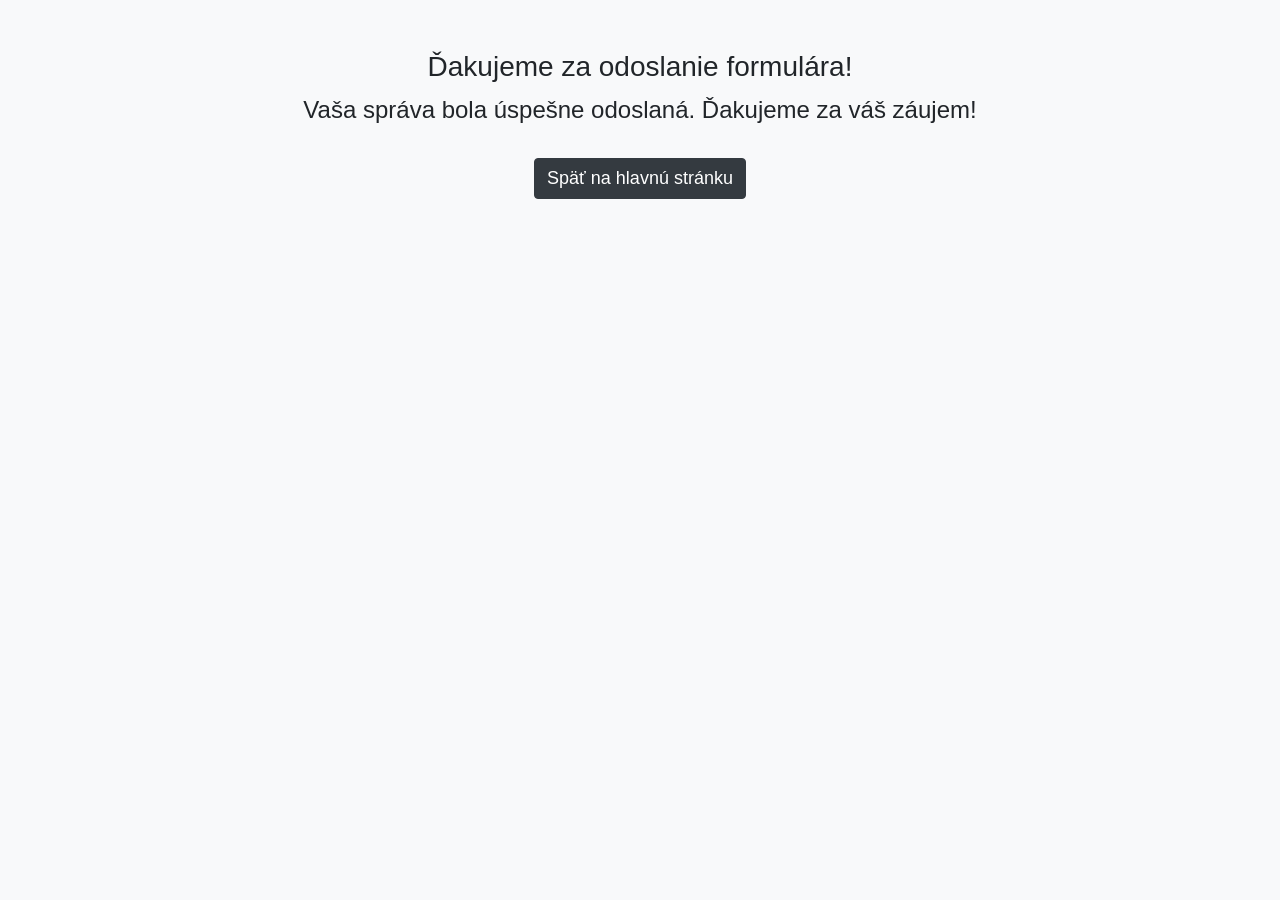
<file: otazka.html>
<!DOCTYPE php>
<php lang="sk">
<head>
  <meta charset="UTF-8">
  <meta name="viewport" content="width=device-width, initial-scale=1.0">
  <title>Ďakujeme za odoslanie formulára</title>
  <link rel="stylesheet" href="css/style.css">
  <link rel="stylesheet" href="https://stackpath.bootstrapcdn.com/bootstrap/4.5.2/css/bootstrap.min.css">
  <style>
    body {
      background-color: #f8f9fa;
      text-align: center;
      padding-top: 50px;
    }
    .thank-you-message {
      font-size: 24px;
      margin-bottom: 30px;
    }
    .btn-return {
      font-size: 18px;
    }
  </style>
</head>
<body>

  <div class="container">
    <div class="thank-you-message">
      <h3>Ďakujeme za odoslanie formulára!</h3>
      <p>Vaša správa bola úspešne odoslaná. Ďakujeme za váš záujem!</p>
    </div>
    <button class="btn btn-dark btn-return" onclick="window.location.href='index.php'">Späť na hlavnú stránku</button>
  </div>


  <!-- Skripty pre Bootstrap a ďalšie funkcie -->
  <script src="js/app.js"></script>
  <script src="https://cdn.jsdelivr.net/npm/bootstrap@5.3.3/dist/js/bootstrap.bundle.min.js" integrity="sha384-YvpcrYf0tY3lHB60NNkmXc5s9fDVZLESaAA55NDzOxhy9GkcIdslK1eN7N6jIeHz" crossorigin="anonymous"></script>
</body>
</php>
</file>
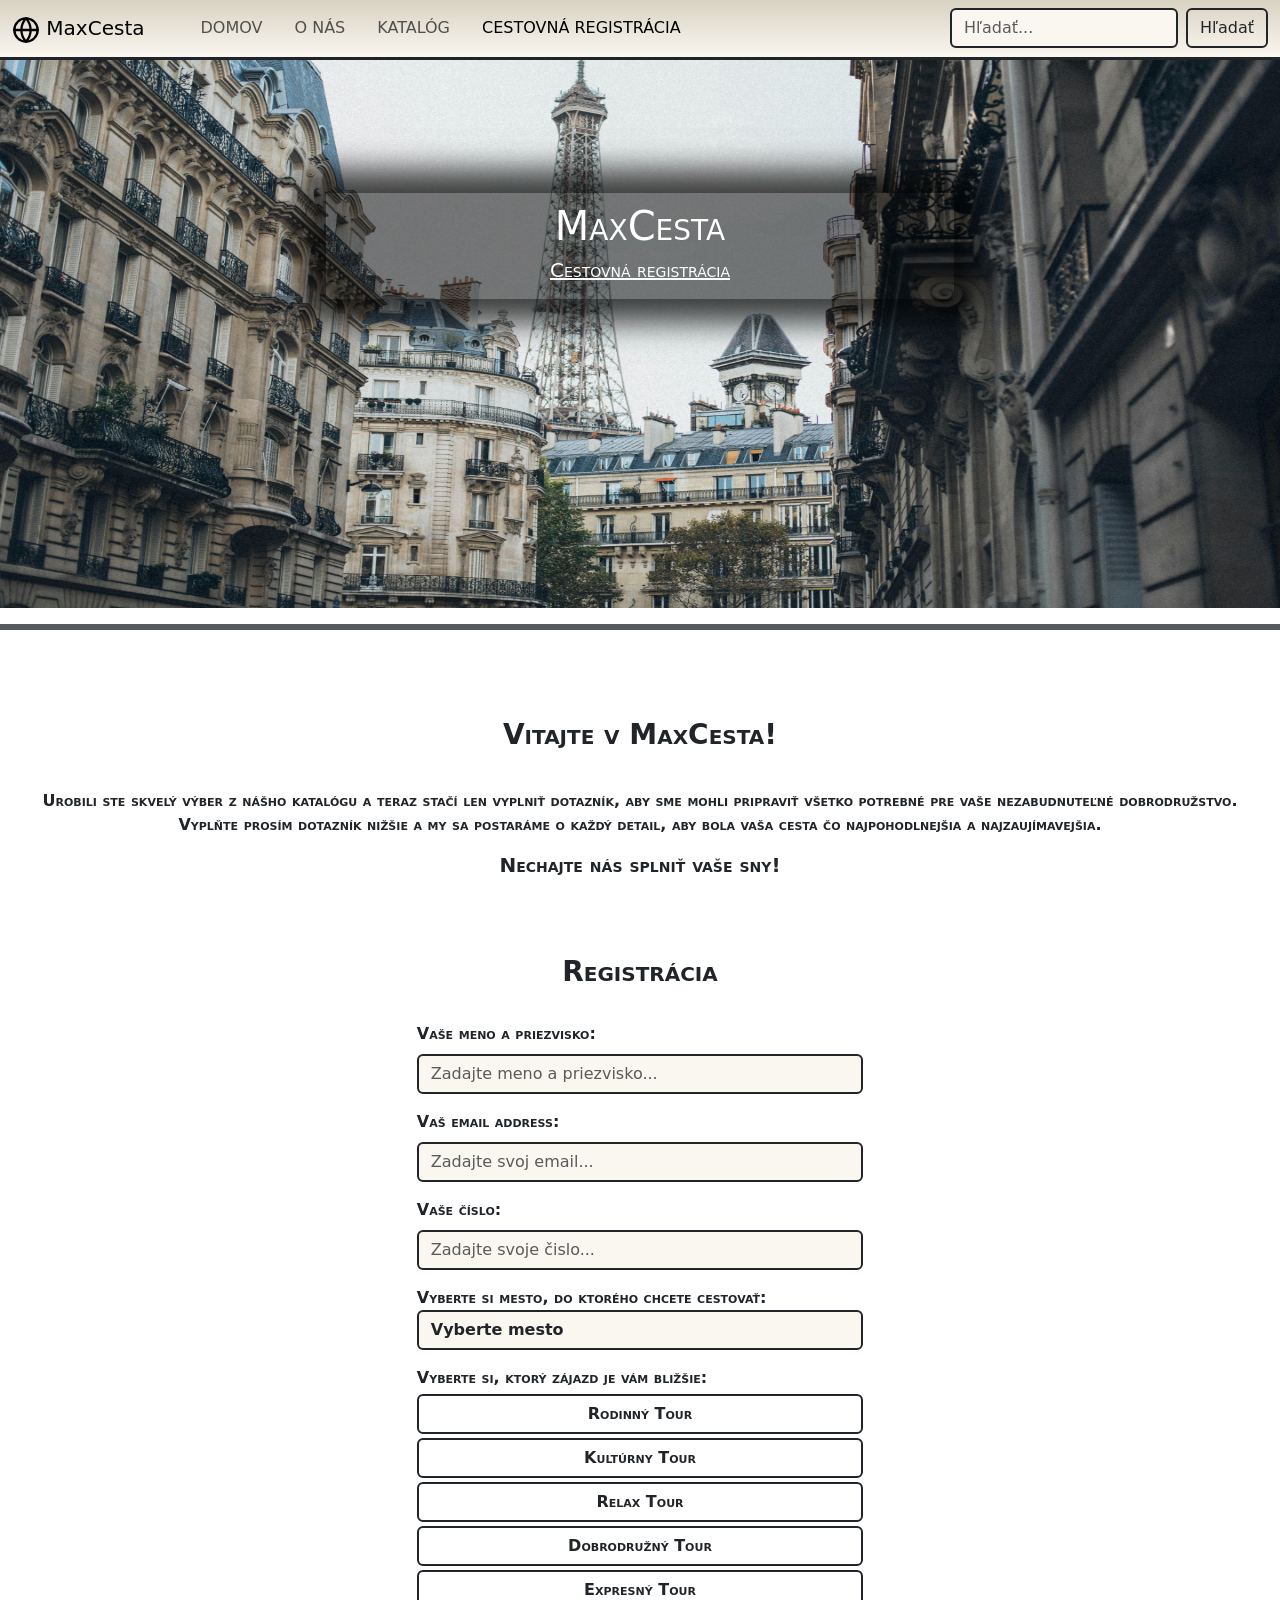
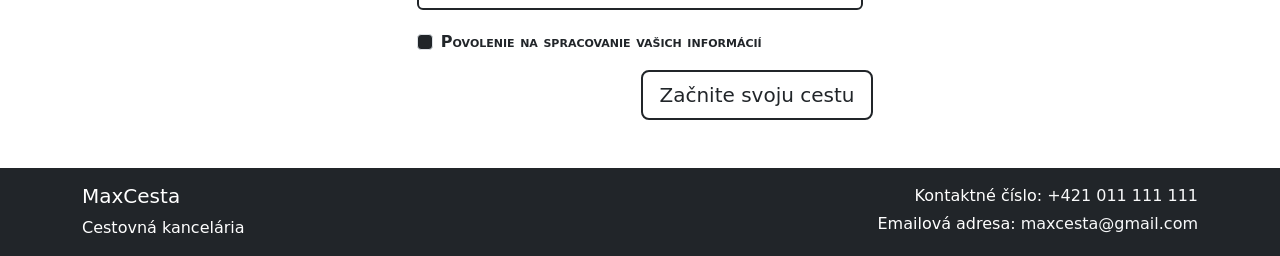
<file: zaevidovat.html>
<!DOCTYPE html>
<html lang="sk">
<head>
    <meta charset="UTF-8">
    <meta name="viewport" content="width=device-width, initial-scale=1.0">
    <title>MaxCesta - registrácia</title>
    <link rel="stylesheet" href="css/style.css">
    <link href="https://cdn.jsdelivr.net/npm/bootstrap@5.3.3/dist/css/bootstrap.min.css" rel="stylesheet" integrity="sha384-QWTKZyjpPEjISv5WaRU9OFeRpok6YctnYmDr5pNlyT2bRjXh0JMhjY6hW+ALEwIH" crossorigin="anonymous">

    <!-- 
    rgb(250, 247, 240)
    rgb(216, 210, 194)
    rgb(177, 116, 87)
    rgb(74, 73, 71)
    rgb(73, 54, 40)
    -->
</head>
<body>

    <!-- Navigačný panel -->
    <div class="container-fluid p-0">
        <nav class="navbar fixed-top navbar-expand-lg border-dark border-3 border-bottom border-body" style="background: linear-gradient(rgb(216, 210, 194), rgb(250, 247, 240));">
            <div class="container-fluid">
            <button class="navbar-toggler" type="button" data-bs-toggle="collapse" data-bs-target="#navbarNav" aria-controls="navbarNav" aria-expanded="false" aria-label="Toggle navigation">
                <span class="navbar-toggler-icon"></span>
            </button>
            <div class="navbar-brand">
            <img src="img/globe.svg" alt="">
            <a class="navbar-brand h1" href="index.html">MaxCesta</a>
            </div>
            <div class="collapse navbar-collapse" id="navbarNav">
                <ul class="navbar-nav me-auto mb-3 mb-lg-0">
                <li class="nav-item">
                    <a class="nav-link ms-3 fw-medium" href="index.html">DOMOV</a>
                </li>
                <li class="nav-item">
                    <a class="nav-link ms-3 fw-medium" href="o_nas.html">O NÁS</a>
                </li>
                <li class="nav-item">
                    <a class="nav-link ms-3 fw-medium" href="katalog.html">KATALÓG</a>
                </li>
                <li class="nav-item">
                    <a class="nav-link ms-3 fw-medium active" href="zaevidovat.html">CESTOVNÁ REGISTRÁCIA</a>
                </li>
                </ul>
                <form class="d-flex" role="search">
                <input class="form-control me-2 border-2 border-dark fw-medium" style="background: rgb(250, 247, 240);" type="search" placeholder="Hľadať..." aria-label="Search">
                <button class="btn btn-outline-dark border-2 fw-medium" type="submit">Hľadať</button>
                </form>
            </div>
            </div>
        </nav>
    </div>

    <!-- Karusel s obrázkami a popisom -->
    <div id="carouselExampleSlidesOnly" class="carousel slide" data-bs-ride="carousel">
        <div class="carousel-inner">
            <div class="carousel-item active">
              <img src="img/pexels-elina-sazonova-1850619.jpg" class="d-block w-100" alt="...">
              <div class="carousel-caption">
                <div class="logotwo mt-5">
                  <h1>MaxCesta</h1>
                  <h5 class="text-decoration-underline">Cestovná registrácia</h5>
                </div>
              </div>
            </div>
            <div class="carousel-item">
              <img src="img/pexels-davifnr-2064827.jpg" class="d-block w-100" alt="...">
              <div class="carousel-caption">
                <div class="logotwo mt-5 text-decoration-underline">
                  <h1>MaxCesta</h1>
                  <h5 class="text-decoration-underline">Cestovná registrácia</h5>
                </div>
              </div>
            </div>
            <div class="carousel-item">
              <img src="img/pexels-kristina-paul-713711153-27960501.jpg" class="d-block w-100" alt="...">
              <div class="carousel-caption">
                <div class="logotwo mt-5 text-decoration-underline">
                  <h1>MaxCesta</h1>
                  <h5 class="text-decoration-underline">Cestovná registrácia</h5>
                </div>
              </div>
            </div>
            <div class="carousel-item">
              <img src="img/pexels-mati-angulo-330211-930595.jpg" class="d-block w-100" alt="...">
              <div class="carousel-caption">
                <div class="logotwo mt-5 text-decoration-underline">
                  <h1>MaxCesta</h1>
                  <h5 class="text-decoration-underline">Cestovná registrácia</h5>
                </div>
              </div>
            </div>
        </div>
    </div>

    <hr class="border border-dark border-3 opacity-75">

    <div class="container-fluid">
        <h3 class="logolist">Vitajte v MaxCesta!</h3>
        <p class="logotext"> Urobili ste skvelý výber z nášho katalógu a teraz stačí len vyplniť dotazník, aby sme mohli pripraviť všetko potrebné pre vaše nezabudnuteľné dobrodružstvo. Vyplňte prosím dotazník nižšie a my sa postaráme o každý detail, aby bola vaša cesta čo najpohodlnejšia a najzaujímavejšia.</p>
        <h5 class="logolist mt-0">Nechajte nás splniť vaše sny!</h5>
    </div>

    <!-- Sekcia formulára pre registráciu -->
    <div class="container">
      <h3 class="logolist">Registrácia</h3>
      <form id="registrationForm" onsubmit="return validateForm(event)">
        <div class="mb-3 otazka">
          <label for="name" class="form-label">Vaše meno a priezvisko:</label>
          <input type="text" id="name" class="form-control border border-2 border-dark" style="background: rgb(250, 247, 240);" placeholder="Zadajte meno a priezvisko...">
          <div id="nameError" class="text-danger" style="display:none;">Prosím, zadajte vaše meno a priezvisko.</div>
        </div>
        <div class="mb-3 otazka">
          <label for="email" class="form-label">Vaš email address:</label>
          <input type="email" id="email" class="form-control border border-2 border-dark" style="background: rgb(250, 247, 240);" placeholder="Zadajte svoj email...">
          <div id="emailError" class="text-danger" style="display:none;">Prosím, zadajte platnú emailovú adresu.</div>
        </div>
        <div class="mb-3 otazka">
          <label for="phone" class="form-label">Vaše číslo:</label>
          <input type="tel" id="phone" class="form-control border border-2 border-dark" style="background: rgb(250, 247, 240);" placeholder="Zadajte svoje čislo...">
          <div id="phoneError" class="text-danger" style="display:none;">Prosím, zadajte platné číslo.</div>
        </div>
        <div class="mb-3 otazka">
          <label for="mesto">Vyberte si mesto, do ktorého chcete cestovať:</label>
          <select id="mesto" name="mesto" class="form-control border border-2 border-dark fw-semibold" style="background: rgb(250, 247, 240);">
            <option class="fw-semibold" value="">Vyberte mesto</option>
            <option class="fw-semibold" value="par">Paríž - Mesto romantiky a kultúry.</option>
            <option class="fw-semibold" value="ber">Berlín - História a súčasnosť.</option>
            <option class="fw-semibold" value="lon">Londýn - Tradície a inovácie.</option>
            <option class="fw-semibold" value="rim">Rím - Večná história.</option>
          </select>
          <div id="mestoError" class="text-danger" style="display:none;">Prosím, vyberte mesto.</div>
        </div>
        <div class="mb-3 otazka">
          <label class="m3" id="tour">Vyberte si, ktorý zájazd je vám bližšie:</label>
          <input type="radio" class="btn-check" name="tour" id="option5">
          <label class="btn btn-outline-dark form-control border border-2 border-dark fw-semibold mt-1 mb-1" for="option5">Rodinný Tour</label>
          <input type="radio" class="btn-check" name="tour" id="option6">
          <label class="btn btn-outline-dark form-control border border-2 border-dark fw-semibold mb-1" for="option6">Kultúrny Tour</label>
          <input type="radio" class="btn-check" name="tour" id="option7">
          <label class="btn btn-outline-dark form-control border border-2 border-dark fw-semibold mb-1" for="option7">Relax Tour</label>
          <input type="radio" class="btn-check" name="tour" id="option8">
          <label class="btn btn-outline-dark form-control border border-2 border-dark fw-semibold mb-1" for="option8">Dobrodružný Tour</label>
          <input type="radio" class="btn-check" name="tour" id="option9">
          <label class="btn btn-outline-dark form-control border border-2 border-dark fw-semibold mb-1" for="option9">Expresný Tour</label>
          <div id="tourError" class="text-danger" style="display:none;">Prosím, vyberte typ zájazdu.</div>
        </div>
        <div class="mb-3 form-check otazka">
          <input type="checkbox" id="terms" class="form-check-input bg-dark">
          <label class="form-check-label" for="terms">Povolenie na spracovanie vašich informácií</label>
          <div id="termsError" class="text-danger" style="display:none;">Musíte súhlasiť s podmienkami.</div>
        </div>
        <div class="d-grid gap-2 col-5 mx-auto d-md-flex justify-content-md-end">
          <button class="btn btn-outline-dark border-2 fw-medium mb-5 btn-lg" type="submit">Začnite svoju cestu</button>
        </div>
      </form>
    </div>
    
    <!-- footer so základnými informáciami a kontaktami -->
    <footer class="bg-dark text-white py-3">
      <div class="container">
        <div class="row">
          <div class="col-md-6">
            <h5 class="mb-2">MaxCesta</h5>
            <p class="mb-0">Cestovná kancelária</p>
          </div>
          <div class="col-md-6 text-md-end">
            <p class="mb-1">Kontaktné číslo: <a class="link-light link-offset-2 link-underline link-underline-opacity-0" href="index.html">+421 011 111 111</a></p>
            <p class="mb-0">Emailová adresa: <a class="link-light link-offset-2 link-underline link-underline-opacity-0" href="index.html">maxcesta@gmail.com</a></p>
          </div>
        </div>
      </div>
    </footer>

    <!-- Skripty pre Bootstrap a ďalšie funkcie -->
    <script src="js/app.js"></script>
    <script src="https://cdn.jsdelivr.net/npm/bootstrap@5.3.3/dist/js/bootstrap.bundle.min.js" integrity="sha384-YvpcrYf0tY3lHB60NNkmXc5s9fDVZLESaAA55NDzOxhy9GkcIdslK1eN7N6jIeHz" crossorigin="anonymous"></script>
</body>
</html>
</file>
<file: css/style.css>
/* Nastavenie pozadia a písma pre celé telo stránky */
body{
    background-color:rgb(244, 244, 244);
    font-family: Serif;
}

/* Nastavenie pozadia s obrázkom pre #backgr */
#backgr{
    padding: 0% 100% 100% 0%;
    background-image: url(../img/logo.png);
    background-size: 100%;
    height: 500px;
}

/* Nastavenie zarovnania textu pre hlavný text */
.glavtext{
    text-align: center;
    margin: 3% auto 3% auto;
}

/* Nastavenie zarovnania textu pre malý text */
.maltext{
    text-align: center;
}

/* Nastavenie vzhľadu pre #text1 */
#text1{
    width: 90%;
    margin: 1% auto 1% auto;
    color: rgb(0, 0, 0);
    background-color: rgb(250, 247, 240);
    padding: 1% 1% 1% 1%;
    border: 1px solid rgb(0, 0, 0);
    border-radius: 2%;
    text-align: left;
}

/* Nastavenie vzhľadu pre #text2 */
#text2{
    width: 90%;
    margin: 1% auto 1% auto;
    color: rgb(0, 0, 0);
    background-color: rgb(250, 247, 240);
    padding: 1% 1% 1% 1%;
    border: 1px solid rgb(0, 0, 0);
    border-radius: 2%;
    text-align: right;
}

/* Nastavenie vzhľadu pre #text3 */
#text3{
    width: 90%;
    margin: 3% auto 3% auto;
    color: rgb(0, 0, 0);
    background-color: rgb(250, 247, 240);
    padding: 1% 1% 1% 1%;
    border: 2px solid rgb(0, 0, 0);
    border-radius: 2%;
    text-align: center;
}

/* Nastavenie zarovnania textu pre individuálny text */
.indtext{
    text-align: center;
}

/* Nastavenie vzhľadu pre tlačidlo zdroja */
.zdroj{
    display: flex;
    color: rgb(0, 0, 0);
    text-decoration: none;
    border: 2px solid rgb(30, 30, 30);
    border-radius: 2%;
    text-align: center;
    justify-content: center;
    padding: 1%;
    margin: 5% 25% 5% 25%;
    font-weight: bold;
    font-variant: small-caps;
}

/* Efekt pri hover na tlačidlo zdroja */
.zdroj:hover{
    background: black;
    color: #ffffff;
}

/* Nastavenie vzhľadu pre logo */
.logo{
    margin-bottom: 20%;
    color: #ffffff;
    font-weight: bold;
    font-variant: small-caps;
    padding: 1% 1% 1% 1%;
    margin-left: 15%;
    margin-right: 15%;
    background-color: rgba(0, 0, 0, 0.5);
    box-shadow: 0px 0px 30px 20px rgba(0, 0, 0, 0.5), 0px 0px 30px 20px rgba(0, 0, 0, 0.5);
}

/* Nastavenie vzhľadu pre druhé logo */
.logotwo{
    margin-bottom: 30%;
    color: #ffffff;
    font-weight: bold;
    font-variant: small-caps;
    padding: 1% 1% 1% 1%;
    margin-left: 15%;
    margin-right: 15%;
    background-color: rgba(0, 0, 0, 0.5);
    box-shadow: 0px 0px 30px 20px rgba(0, 0, 0, 0.5), 0px 0px 30px 20px rgba(0, 0, 0, 0.5);
}

/* Nastavenie vzhľadu pre text loga */
.logotext{
    text-align: center;
    font-weight: bold;
    font-variant: small-caps;
}

.navig {
    font-size: 150px;
    transition: font-size 0.3s ease-in-out;
}
.navig:hover{
    font-size: 20px;
}

/* Nastavenie vzhľadu pre text loga s efektom */
.logotexton{
    text-align: center;
    font-weight: bold;
    font-variant: small-caps;
    color: #ffffff;
    padding: 1% 1% 1% 1%;
    margin-left: 1%;
    margin-right: 1%;
    background-color: rgba(0, 0, 0, 0.5);
    box-shadow: 0px 0px 100px 10px rgba(0, 0, 0, 0.5), 0px 0px 100px 10px rgba(0, 0, 0, 0.5);
}

/* Nastavenie vzhľadu pre malé logo */
.logosmall{
    margin-top: 10%;
    text-align: left;
    font-weight: bold;
    font-variant: small-caps;
}

/* Nastavenie pre zoznam položiek */
.listok{
    margin: 5% auto auto auto;
    display: flex;
    justify-items: center;
    justify-content: center;
}

/* Nastavenie pre text v zozname */
.logolist{
    margin-top: 7%;
    margin-bottom: 3%;
    text-align: center;
    font-weight: bold;
    font-variant: small-caps;
}

/* Nastavenie pre otázky */
.otazka{
    margin: 0% 30% 0% 30%;
    font-weight: bold;
    font-variant: small-caps;
}

/* Nastavenie pre malý text */
.smalltext{
    text-align: center;
    font-weight: bold;
    font-variant: small-caps;
    size: 3rem;
}

/* Nastavenie okrajov pre úvodný blok */
#intro{
    margin-top: 7%;
    margin-bottom: 7%;
}

/* Nastavenie pre malé logo na normálnom mieste */
.logosmallnorm{
    margin-top: 10%;
    text-align: center;
    font-weight: bold;
    font-variant: small-caps;
}

/* Nastavenie okrajov pre obrázky */
.images{
    margin-top: 3%;
    margin-bottom: 7%;
}

/* Nastavenie pre logo na začiatku */
.logostart{
    margin-top: 7%;
    margin-left: 5%;
    margin-bottom: 2%;
    text-align: left;
    font-weight: bold;
    font-variant: small-caps;
}

/* Nastavenie pre text na začiatku */
.textstart{
    margin-left: 3%;
    text-align: left;
    font-weight: bold;
    font-variant: small-caps;
}

/* Nastavenie pre text na začiatku s väčším okrajom */
.logostartplus{
    margin-left: 5%;
    margin-bottom: 2%;
    text-align: left;
    font-weight: bold;
    font-variant: small-caps;
}

/* Pretekanie obsahu v tabuľke */
.tabulka{
    overflow-x: auto;
}

/* Nastavenie prechodu pre karty */
.cards{
    transition: all 0.3s ease;
}

/* Efekt zväčšenia a tieňa pri hover na karte */
.cards:hover{
    transform: scale(1.1);
    box-shadow: 0 0 10px rgba(0, 0, 0, 0.3);
}

/* Nastavenie výšky obrázkov v karuseli */
.carousel-item img{
    height: 38rem;
}
</file>
